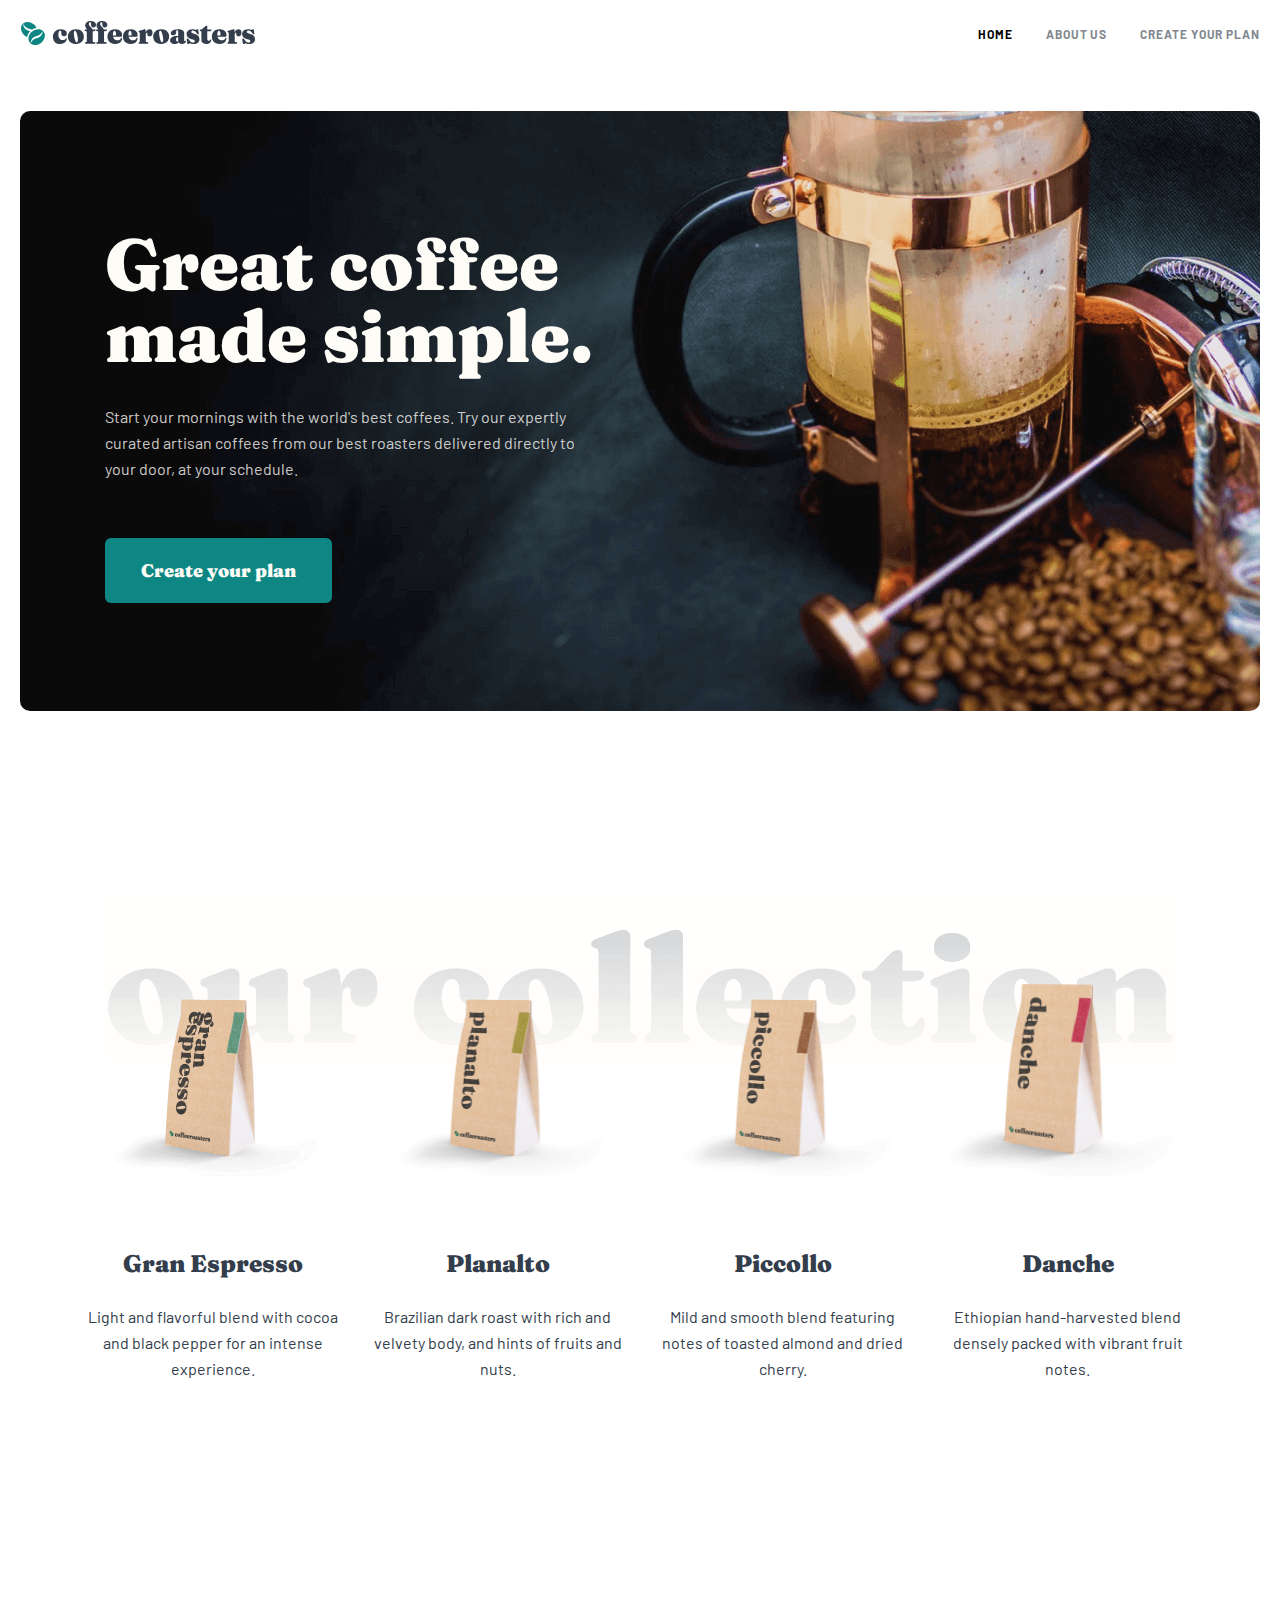
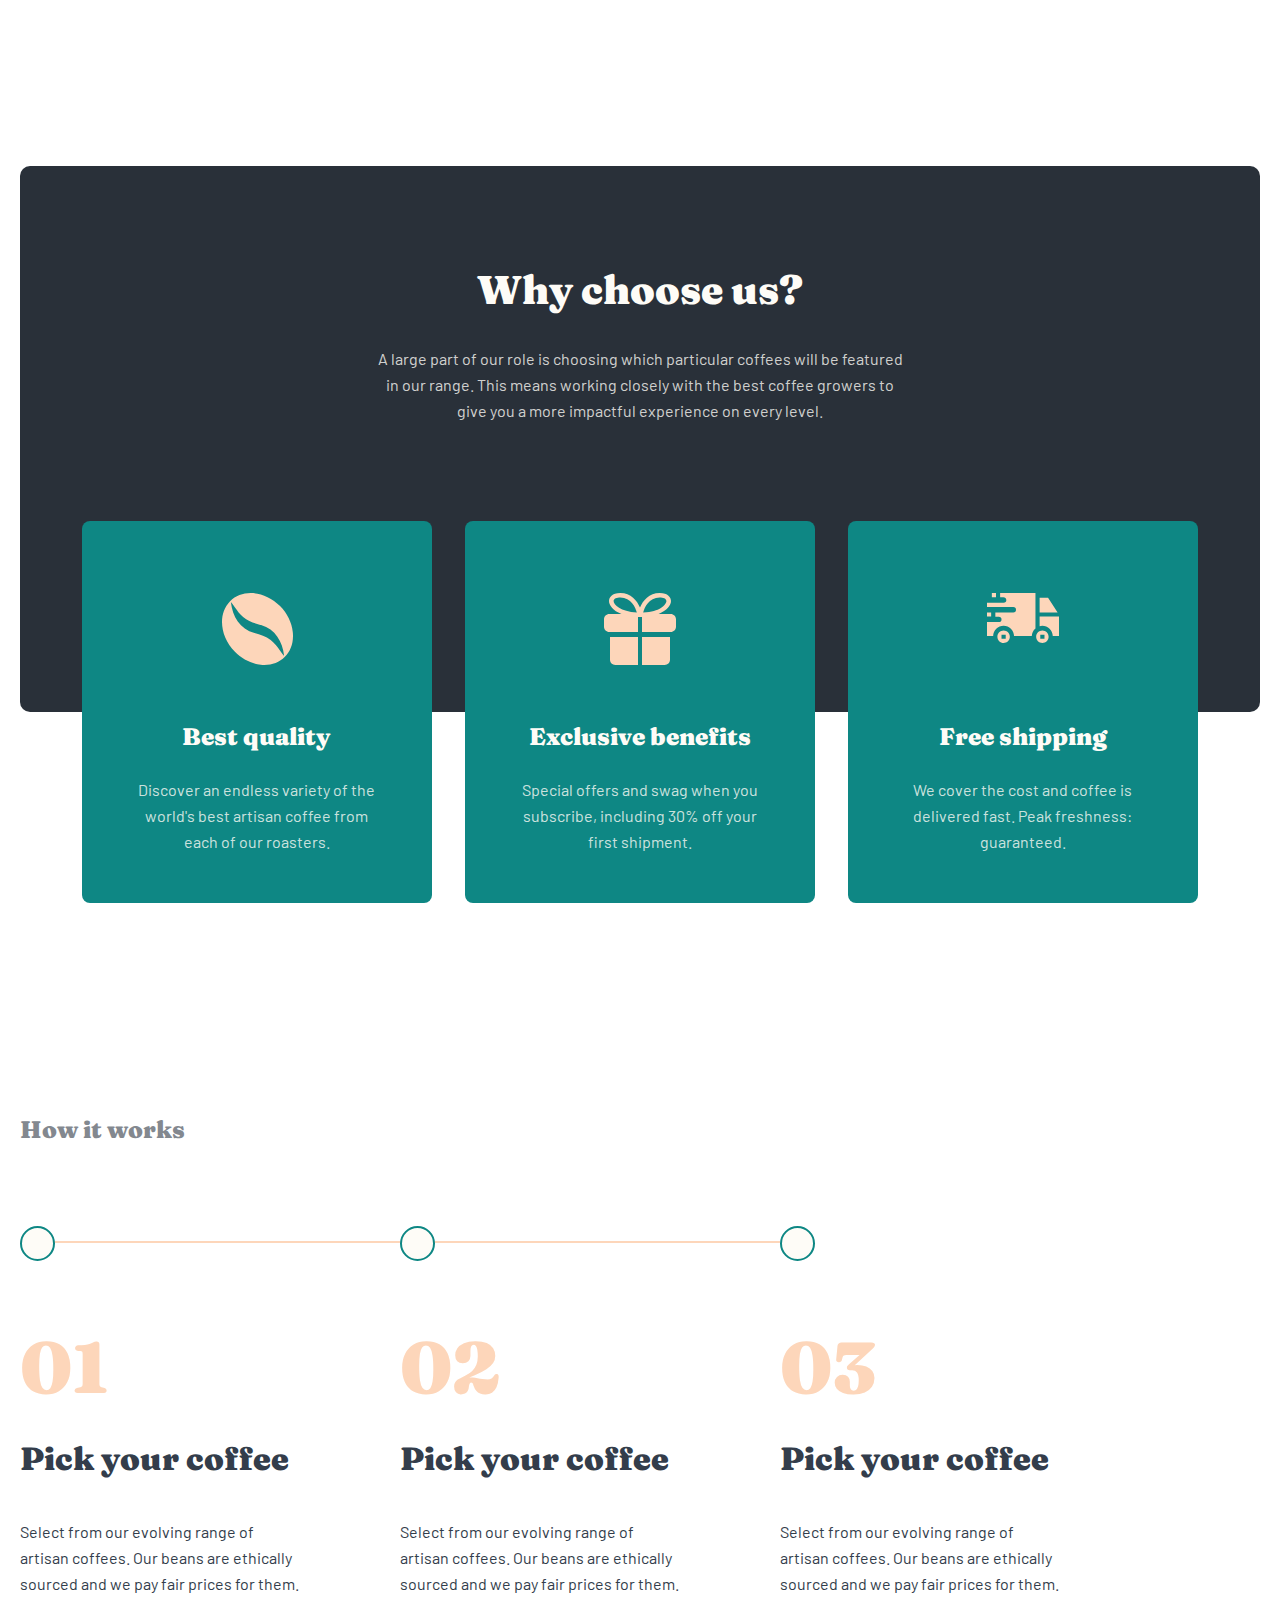
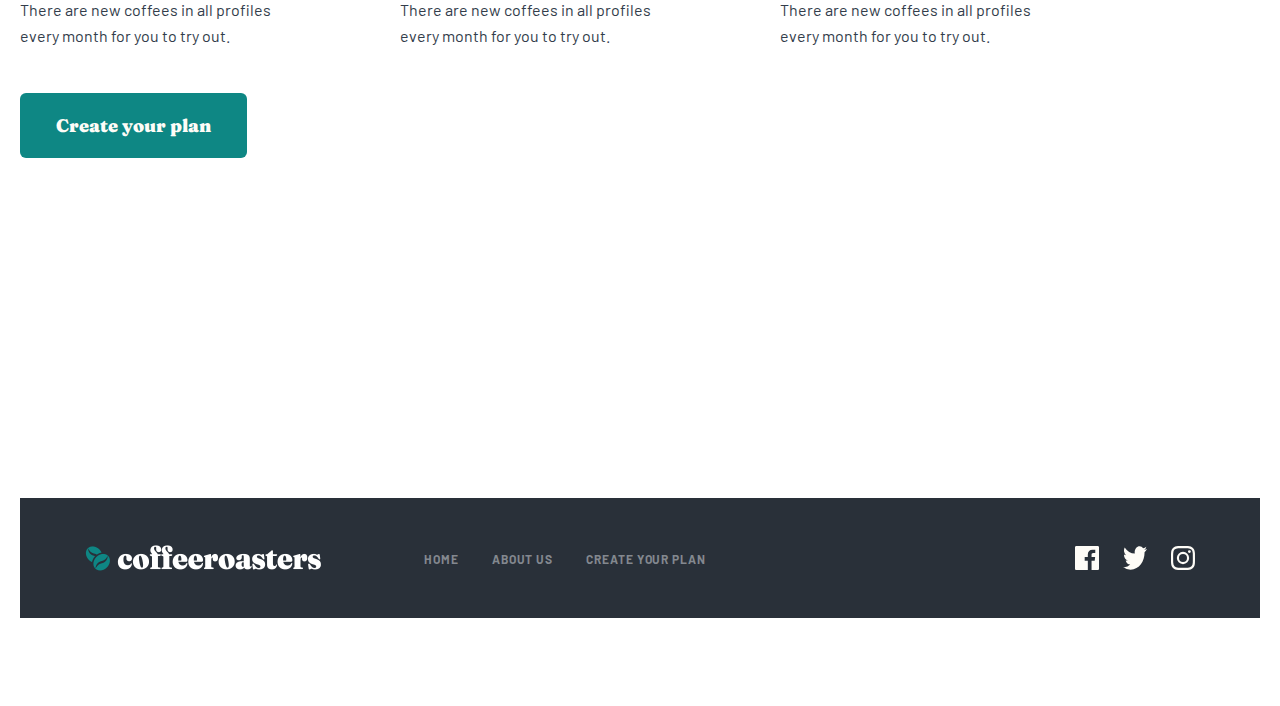
<file: index.html>
<!DOCTYPE html>
<html lang="en">
<head>
    <meta charset="UTF-8">
    <meta http-equiv="X-UA-Compatible" content="IE=edge">
    <meta name="viewport" content="width=device-width, initial-scale=1.0">
    <link rel="stylesheet" href="./css/normalize.css">
    <link rel="stylesheet" href="./css/main.css">
    <title>coffee roasters</title>
</head>
<body>
    <header class="header">
        <div class="container header__container">
            <div class="header__wrapper">
                <a href="./index.html" class="header__link link">
                    <img src="./images/logo.svg" alt="logo" class="header__logo-img" width="236" height="26">
                </a>
                
                <ul class="header__list">
                    <li class="header__item item">
                        <a href="./index.html" class="header__item-link header__item-link--active item-link link">HOME</a>
                    </li>
                    
                    <li class="header__item item">
                        <a href="./index_about_us.html" class="header__item-link item-link link">ABOUT US</a>
                    </li>
                    
                    <li class="header__item item">
                        <a href="third_page.html" class="header__item-link item-link link">Create your plan</a>
                    </li>
                </ul>
            </div>
        </div>
    </header>
    
    <main class="hero">
        <section class="great">
            <div class="container great__container">
                <div class="great_wrapper wrapper">
                    <div class="great__box">
                        <h2 class="great__heading heading">Great coffee made simple.</h2>
                        
                        <p class="great_text text">Start your mornings with the world's best coffees. Try our expertly curated artisan coffees from our best roasters delivered directly to your door, at your schedule.</p>
                        
                        <button class="great__button button">Create your plan</button>
                    </div>
                </div>
            </div>
        </section>
        
        <section class="types">
            <div class="container types__container">
                <div class="types__wrapper wrapper">
                    <ul class="types__list">
                        <li class="types__item">
                           <div class="types__boox">
                             <img src="./images/first.png" alt="expresso" class="types__img" width="255" height="193">
                            
                            <div class="types__words-box">
                                <h2 class="types__heading">Gran Espresso</h2>
                            
                            <p class="types__text text">Light and flavorful blend with cocoa and black pepper for an intense experience.</p>
                            </div>
                           </div>
                        </li>
                        
                        <li class="types__item">
                           <div class="types__boox">
                            <img src="./images/second.png" alt="expresso" class="types__img" width="255" height="193">
                            
                           <div class="types__words-box">
                            <h2 class="types__heading">Planalto</h2>
                            
                            <p class="types__text text">Brazilian dark roast with rich and velvety body, and hints of fruits and nuts.
                            </p>
                           </div>
                           </div>
                        </li>
                        
                        <li class="types__item">
                            <div class="types__boox">
                                <img src="./images/third.png" alt="expresso" class="types__img" width="255" height="193">
                            
                          <div class="types__words-box">
                            <h2 class="types__heading">Piccollo</h2>
                            
                            <p class="types__text barlow">Mild and smooth blend featuring notes of toasted almond and dried cherry.</p>
                            </div>
                          </div>
                        </li>
                        
                        <li class="types__item">
                           <div class="types__boox">
                            <img src="./images/forth.png" alt="expresso" class="types__img" width="255" height="193">
                            
                            <div class="types__words-box">
                                <h2 class="types__heading">Danche</h2>
                            
                            <p class="types__text text">Ethiopian hand-harvested blend densely packed with vibrant fruit notes.</p>
                            </div>
                           </div>
                        </li>
                    </ul>
                </div>
            </div>
        </section>
        
        <section class="why">
            <div class="container why__container">
                <div class="why__wrapper">
                    <h2 class="why__heading">Why choose us?</h2>
                    
                    <p class="why__text barlow">A large part of our role is choosing which particular coffees will be featured in our range. This means working closely with the best coffee growers to give you a more impactful experience on every level.</p>
                    
                    <ul class="why__list">
                        <li class="why__item item">
                            <div class="why__item-inner-box">
                                <h3 class="why__inner-heading">Best quality</h3>
                            
                            <p class="why__inner_text barlow">Discover an endless variety of the world's best artisan coffee from each of our roasters.</p>
                            </div>
                        </li>
                        
                        <li class="why__item why__item2 item">
                            <div class="why__item-inner-box">
                                <h3 class="why__inner-heading">Exclusive benefits</h3>
                            
                            <p class="why__inner_text barlow">Special offers and swag when you subscribe, including 30% off your first shipment.</p>
                            </div>
                        </li>
                        
                        <li class="why__item why__item3 item">
                           <div class="why__item-inner-box">
                            <h3 class="why__inner-heading">Free shipping</h3>
                            
                            <p class="why__inner_text barlow">We cover the cost and coffee is delivered fast. Peak freshness: guaranteed.</p>
                           </div>
                        </li>
                    </ul>
                </div>
            </div>
        </section>
        
        <section class="how">
            <div class="container how__container">
                <div class="how__wrapper">
                    <h2 class="how__heading">How it works</h2>
                    
                    <ul class="how__list">
                        <li class="how__item">
                            <div class="elements">
                                <div class="elements__first"></div>
                            </div>
                            
                            <div class="how__item-box">
                                <h2 class="how__numbers">01</h2>
                                
                                <h3 class="how__inner-heading">Pick your coffee</h3>
                                
                                <p class="how__inner-text barlow">Select from our evolving range of artisan coffees. Our beans are ethically sourced and we pay fair prices for them. There are new coffees in all profiles every month for you to try out.</p>
                            </div>
                        </li>

                        <li class="how__item">
                            <div class="elements">
                                <div class="elements__first"></div>
                            </div>
                            
                            <div class="how__item-box">
                                <h2 class="how__numbers">02</h2>
                                
                                <h3 class="how__inner-heading">Pick your coffee</h3>
                                
                                <p class="how__inner-text barlow">Select from our evolving range of artisan coffees. Our beans are ethically sourced and we pay fair prices for them. There are new coffees in all profiles every month for you to try out.</p>
                            </div>
                        </li>

                        <li class="how__item">
                            <div class="elements">
                                <div class="elements__first"></div>
                            </div>
                            
                            <div class="how__item-box">
                                <h2 class="how__numbers">03</h2>
                                
                                <h3 class="how__inner-heading">Pick your coffee</h3>
                                
                                <p class="how__inner-text barlow">Select from our evolving range of artisan coffees. Our beans are ethically sourced and we pay fair prices for them. There are new coffees in all profiles every month for you to try out.</p>
                            </div>
                        </li>
                    </ul>

                    <button class="great__button button">Create your plan</button>
                </div>
            </div>
        </section>
    </main>

    <footer class="footer">
        <div class="container footer__container">
            <div class="footer_wrapper">
                <img src="./images/footerlogo.png" alt="logo" class="footer__logo" width="236" height="26">

                <ul class="footer__list">
                    <li class="footer__item">
                        <a href="./index.html" class="footer__link item-link link">HOME</a>
                    </li>

                    <li class="footer__item">
                        <a href="./index_about_us.html" class="footer__link item-link link">ABOUT US</a>
                    </li>

                    <li class="footer__item">
                        <a href="third_page.html" class="footer__link item-link link">Create your plan</a>
                    </li>
                </ul>

                <div class="footer__extra-links">
                    <a href="#" class="footer__facebook-link link">
                        <img src="./images/facebook.svg" alt="facebook" class="facebook" width="24" height="24">
                    </a>

                    <a href="#" class="footer__facebook-link link">
                        <img src="./images/twitter.svg" alt="twitter" class="facebook" width="24" height="24">
                    </a>

                    <a href="#" class="footer__facebook-link link">
                        <img src="./images/instagram.svg" alt="instagram" class="facebook" width="24" height="24">
                    </a>
                </div>
            </div>
        </div>
    </footer>
</body>
</html>
</file>
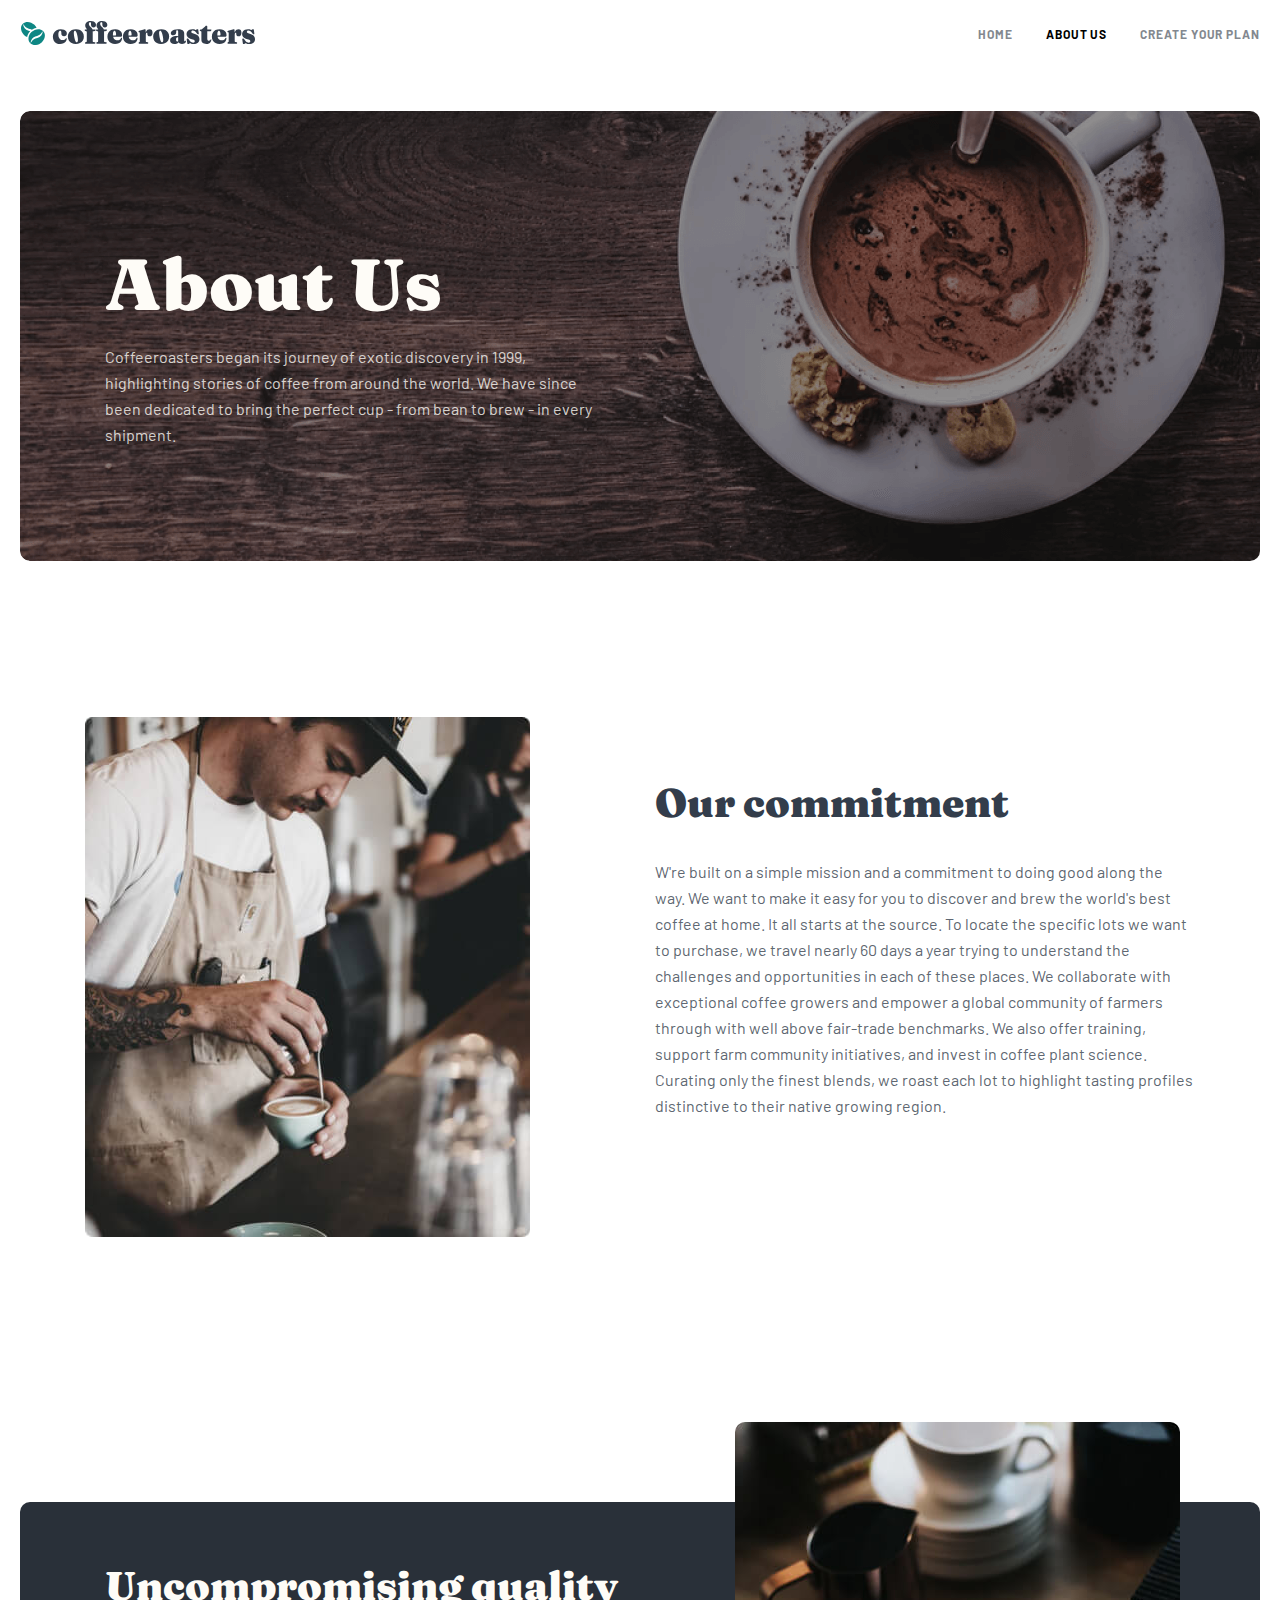
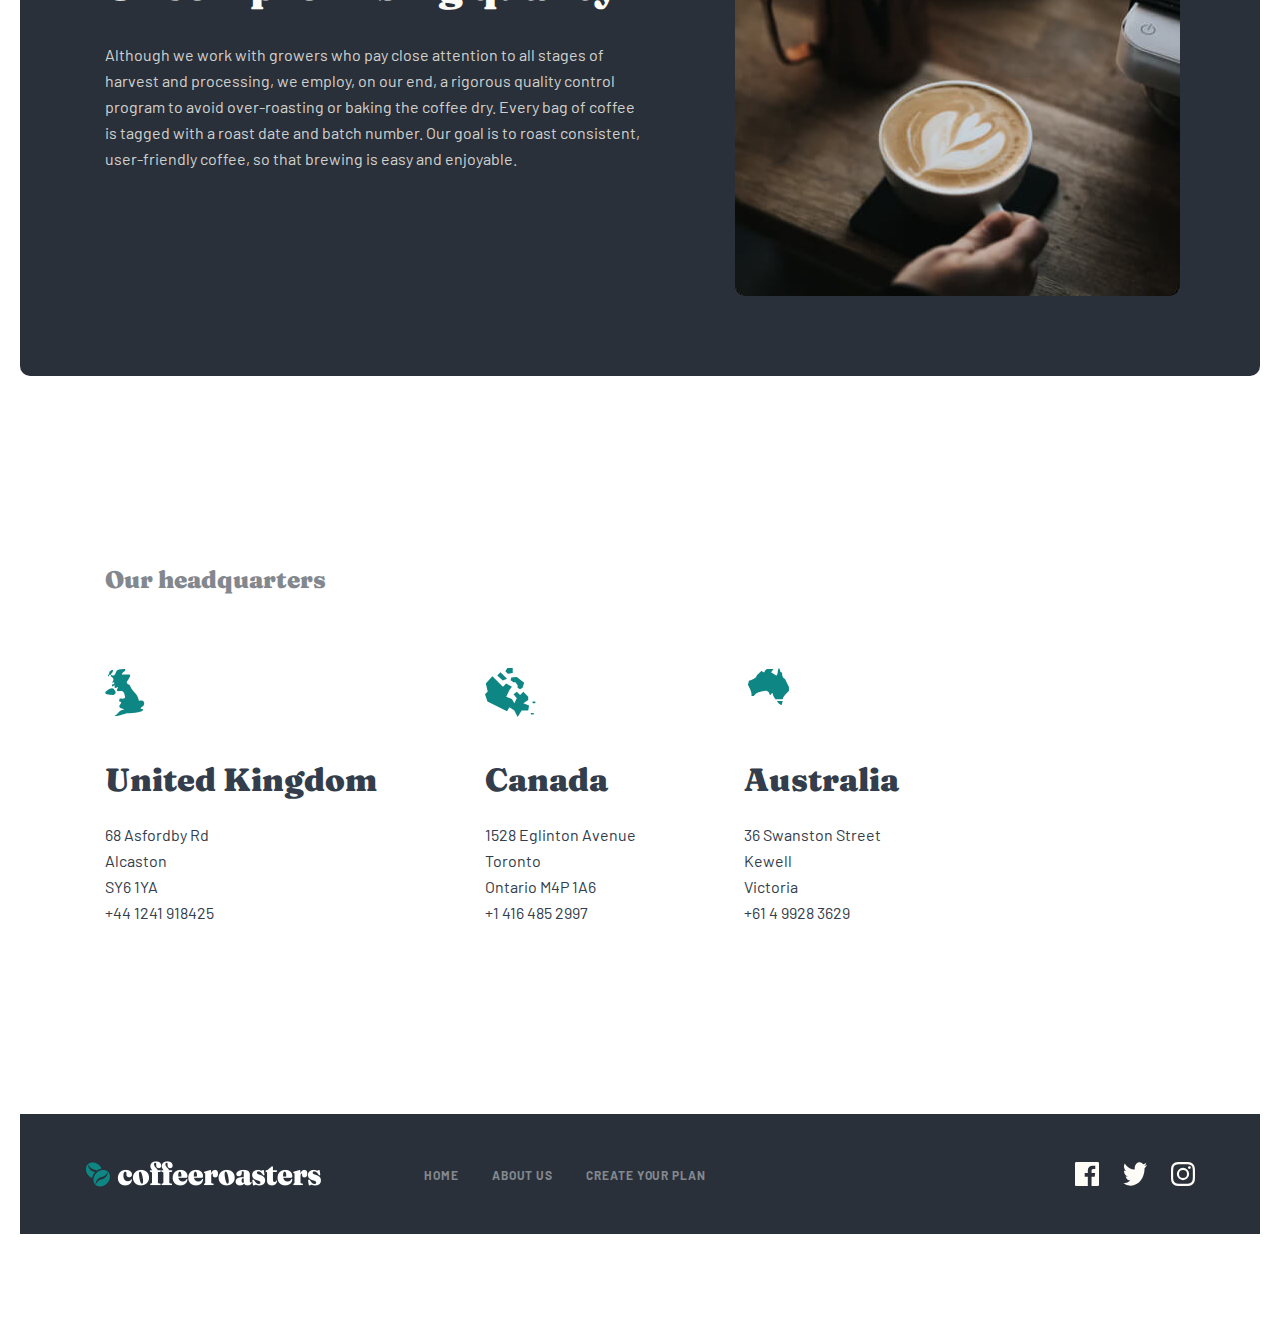
<file: index_about_us.html>
<!DOCTYPE html>
<html lang="en">
<head>
    <meta charset="UTF-8">
    <meta http-equiv="X-UA-Compatible" content="IE=edge">
    <meta name="viewport" content="width=device-width, initial-scale=1.0">
    <link rel="stylesheet" href="./css/normalize.css">
    <link rel="stylesheet" href="./css/main.css">
    <title>coffee roasters</title>
</head>
<body>
    <header class="header">
        <div class="container header__container">
            <div class="header__wrapper">
                <a href="./index.html" class="header__link">
                    <img src="./images/logo.svg" alt="logo" class="header__logo-img" width="236" height="26">
                </a>
                
                <ul class="header__list">
                    <li class="header__item item">
                        <a href="./index.html" class="header__item-link  item-link">HOME</a>
                    </li>
                    
                    <li class="header__item item">
                        <a href="./index_about_us.html" class="header__item-link header__item-link--active item-link">ABOUT US</a>
                    </li>
                    
                    <li class="header__item item">
                        <a href="third_page.html" class="header__item-link item-link">Create your plan</a>
                    </li>
                </ul>
            </div>
        </div>
    </header>
    
    <main class="hero">
        <section class="about">
            <div class="container about__container">
                <div class="about_wrapper wrapper">
                    <div class="about__box">
                        <h2 class="about__heading heading">About Us</h2>
                        
                        <p class="about__text text">Coffeeroasters began its journey of exotic discovery in 1999, highlighting stories of coffee from around the world. We have since been dedicated to bring the perfect cup - from bean to brew - in every shipment.</p>
                    </div>
                </div>
            </div>
        </section>
        
        <section class="our">
            <div class="container our__container">
                <div class="our__wrapper">
                    <img src="./images/coffeemaker.jpg" alt="making coffee" class="our__img" width="445" height="520">
                    
                    <div class="our__text-box">
                        <h2 class="our__heading">Our commitment</h2>
                        
                        <p class="our__text text">W're built on a simple mission and a commitment to doing good along the way. We want to make it easy for you to discover and brew the world's best coffee at home. It all starts at the source. To locate the specific lots we want to purchase, we travel nearly 60 days a year trying to understand the challenges and opportunities in each of these places. We collaborate with exceptional coffee growers and empower a global community of farmers through with well above fair-trade benchmarks. We also offer training, support farm community initiatives, and invest in coffee plant science. Curating only the finest blends, we roast each lot to highlight tasting profiles distinctive to their native growing region.</p>
                    </div>
                </div>
            </div>
        </section>
        
        <section class="quality">
            <div class="container quality__container">
                <div class="quality__wrapper">
                    <div class="quality__text-box">
                        <h2 class="quality__heading">Uncompromising quality</h2>
                        
                        <p class="quality__text text">Although we work with growers who pay close attention to all stages of harvest and processing, we employ, on our end, a rigorous quality control program to avoid over-roasting or baking the coffee dry. Every bag of coffee is tagged with a roast date and batch number. Our goal is to roast consistent, user-friendly coffee, so that brewing is easy and enjoyable.</p>
                    </div>
                    
                    <img src="./images/readycoffee.jpg" alt="made coffee" class="quality__img" width="445" height="474">
                    
                </div>
            </div>
        </section>
        
        <section class="states">
            <div class="container states__container">
                <div class="states__wrapper">
                    <h2 class="states__heading">Our headquarters</h2>
                    
                    <ul class="states__list">
                        <li class="states__item states__item--1">
                            <h3 class="states__inner-heading">United Kingdom</h3>
                            
                            <p class="states__inner-text text">68  Asfordby Rd <br>Alcaston <br> SY6 1YA <br>+44 1241 918425</p>
                        </li>
                        
                        <li class="states__item states__item--2">
                            <h3 class="states__inner-heading">Canada</h3>
                            
                            <p class="states__inner-text text">1528  Eglinton Avenue <br>Toronto <br>Ontario M4P 1A6 <br>
                                +1 416 485 2997</p>
                            </li>
                            
                            <li class="states__item states__item--3">
                                <h3 class="states__inner-heading">Australia</h3>
                                
                                <p class="states__inner-text text">36 Swanston Street <br>Kewell <br>Victoria <br>+61 4 9928 3629</p>
                            </li>
                        </ul>
                    </div>
                </div>
            </section>
        </main>
        
        <footer class="footer">
            <div class="container footer__container">
                <div class="footer_wrapper">
                    <img src="./images/footerlogo.png" alt="logo" class="footer__logo" width="236" height="26">
                    
                    <ul class="footer__list">
                        <li class="footer__item">
                            <a href="./index.html" class="footer__link item-link">HOME</a>
                        </li>
                        
                        <li class="footer__item">
                            <a href="./index_about_us.html" class="footer__link item-link">ABOUT US</a>
                        </li>
                        
                        <li class="footer__item">
                            <a href="third_page.html" class="footer__link item-link">Create your plan</a>
                        </li>
                    </ul>
                    
                    <div class="footer__extra-links">
                        <a href="#" class="footer__facebook-link link">
                            <img src="./images/facebook.svg" alt="facebook" class="facebook" width="24" height="24">
                        </a>
                        
                        <a href="#" class="footer__facebook-link link">
                            <img src="./images/twitter.svg" alt="twitter" class="facebook" width="24" height="24">
                        </a>
                        
                        <a href="#" class="footer__facebook-link link">
                            <img src="./images/instagram.svg" alt="instagram" class="facebook" width="24" height="24">
                        </a>
                    </div>
                </div>
            </div>
        </footer>
    </body>
    </html>
</file>
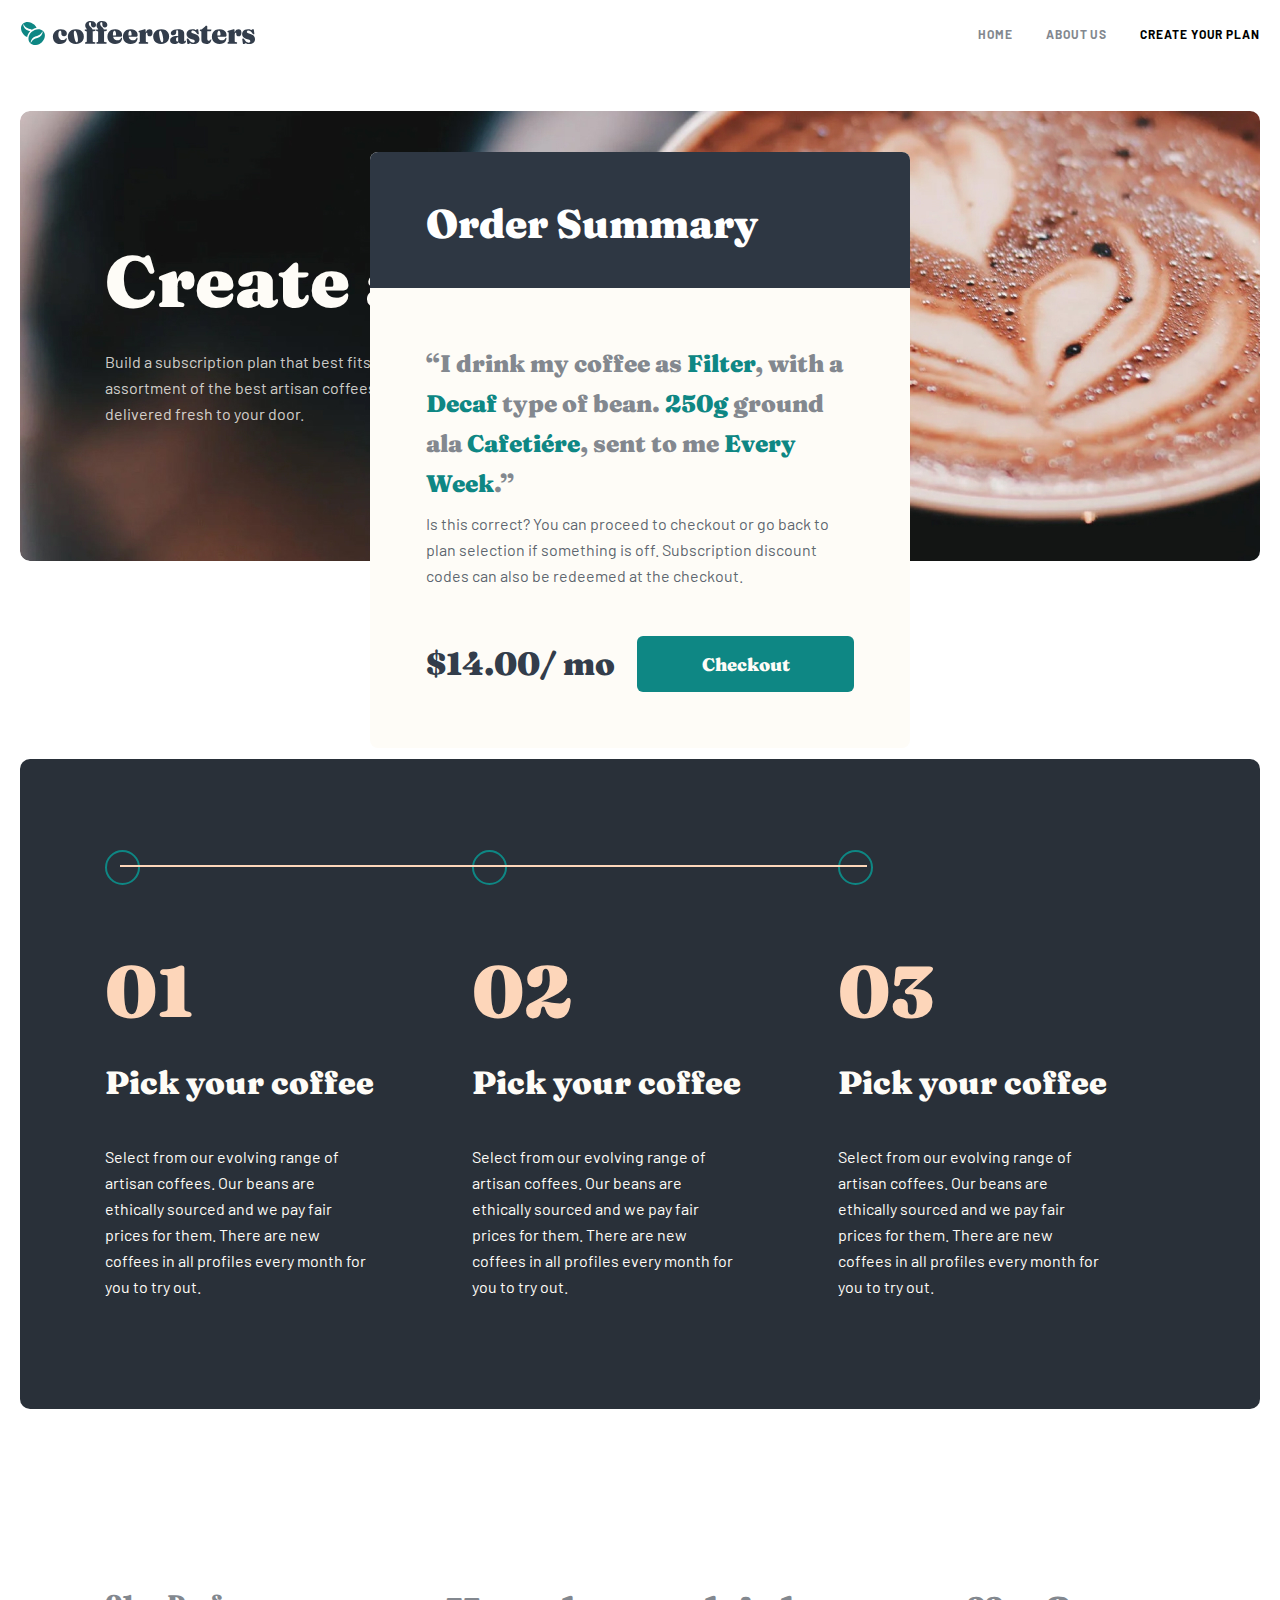
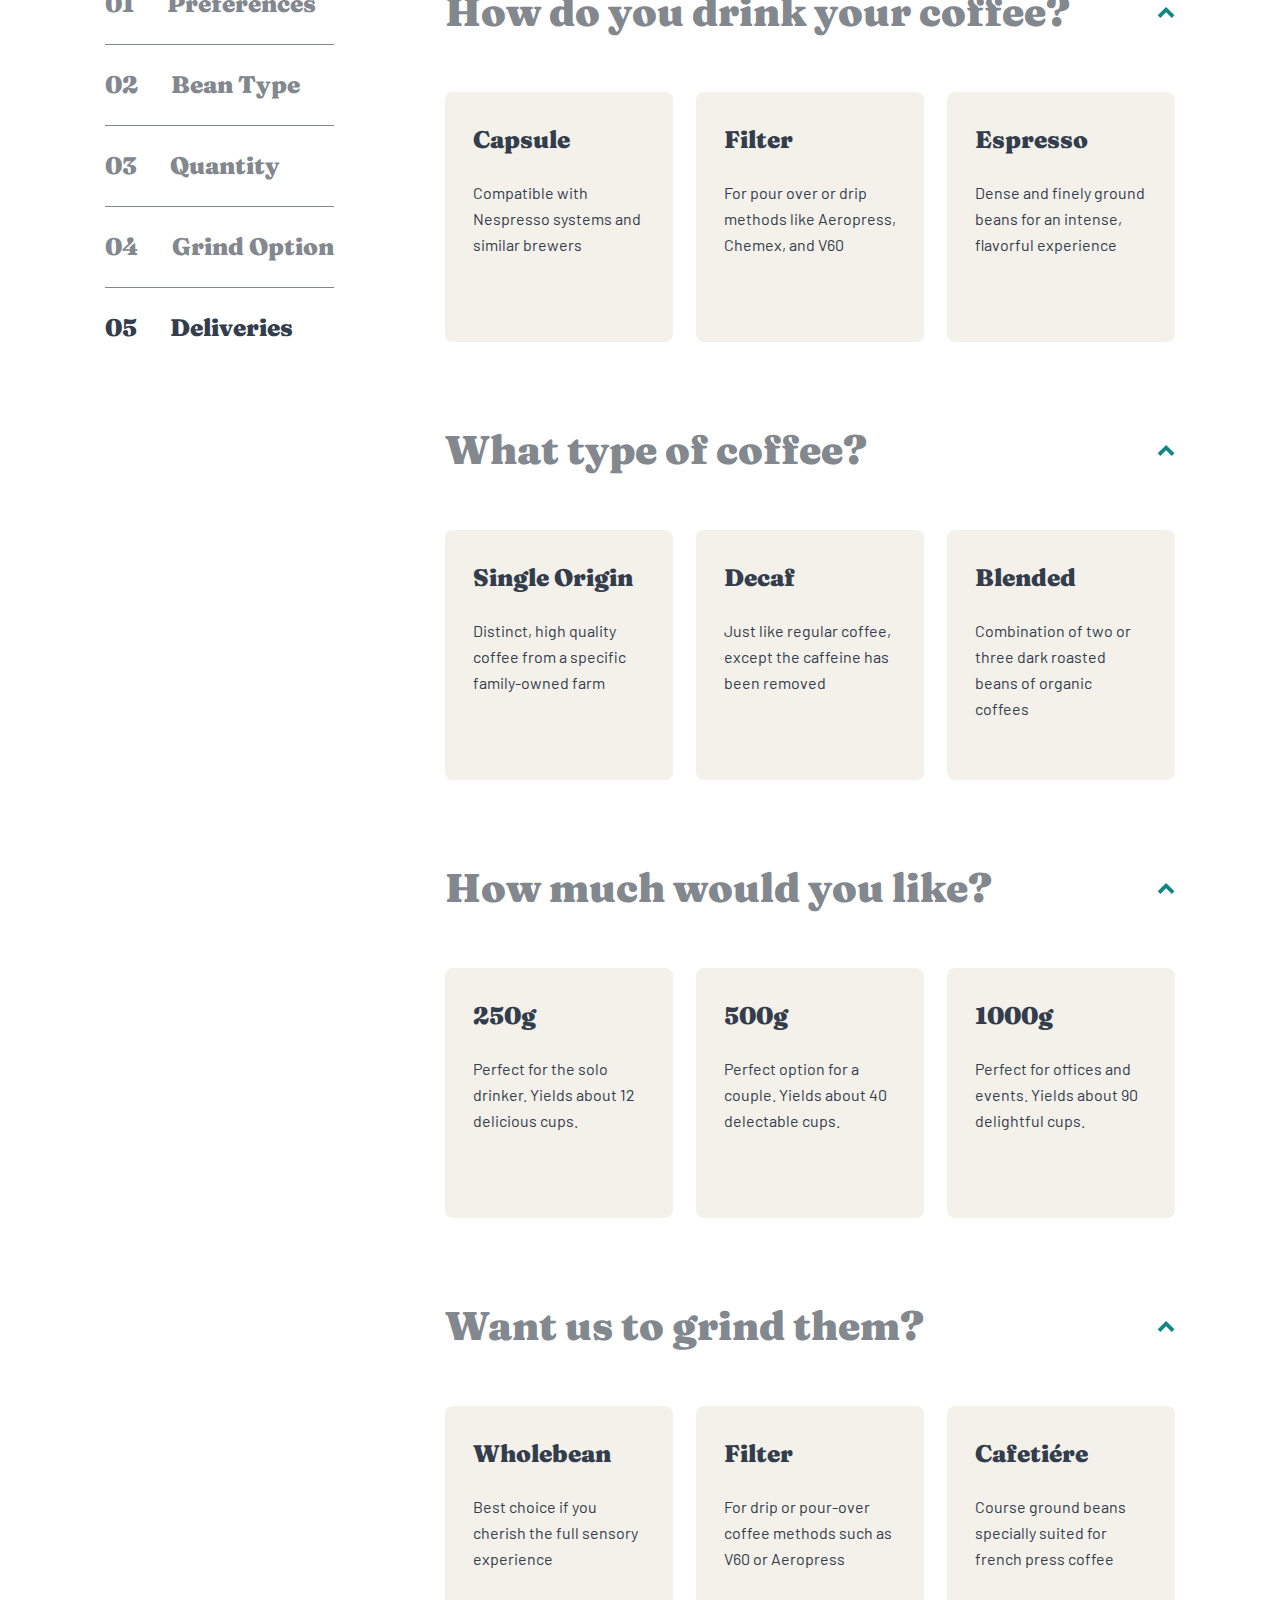
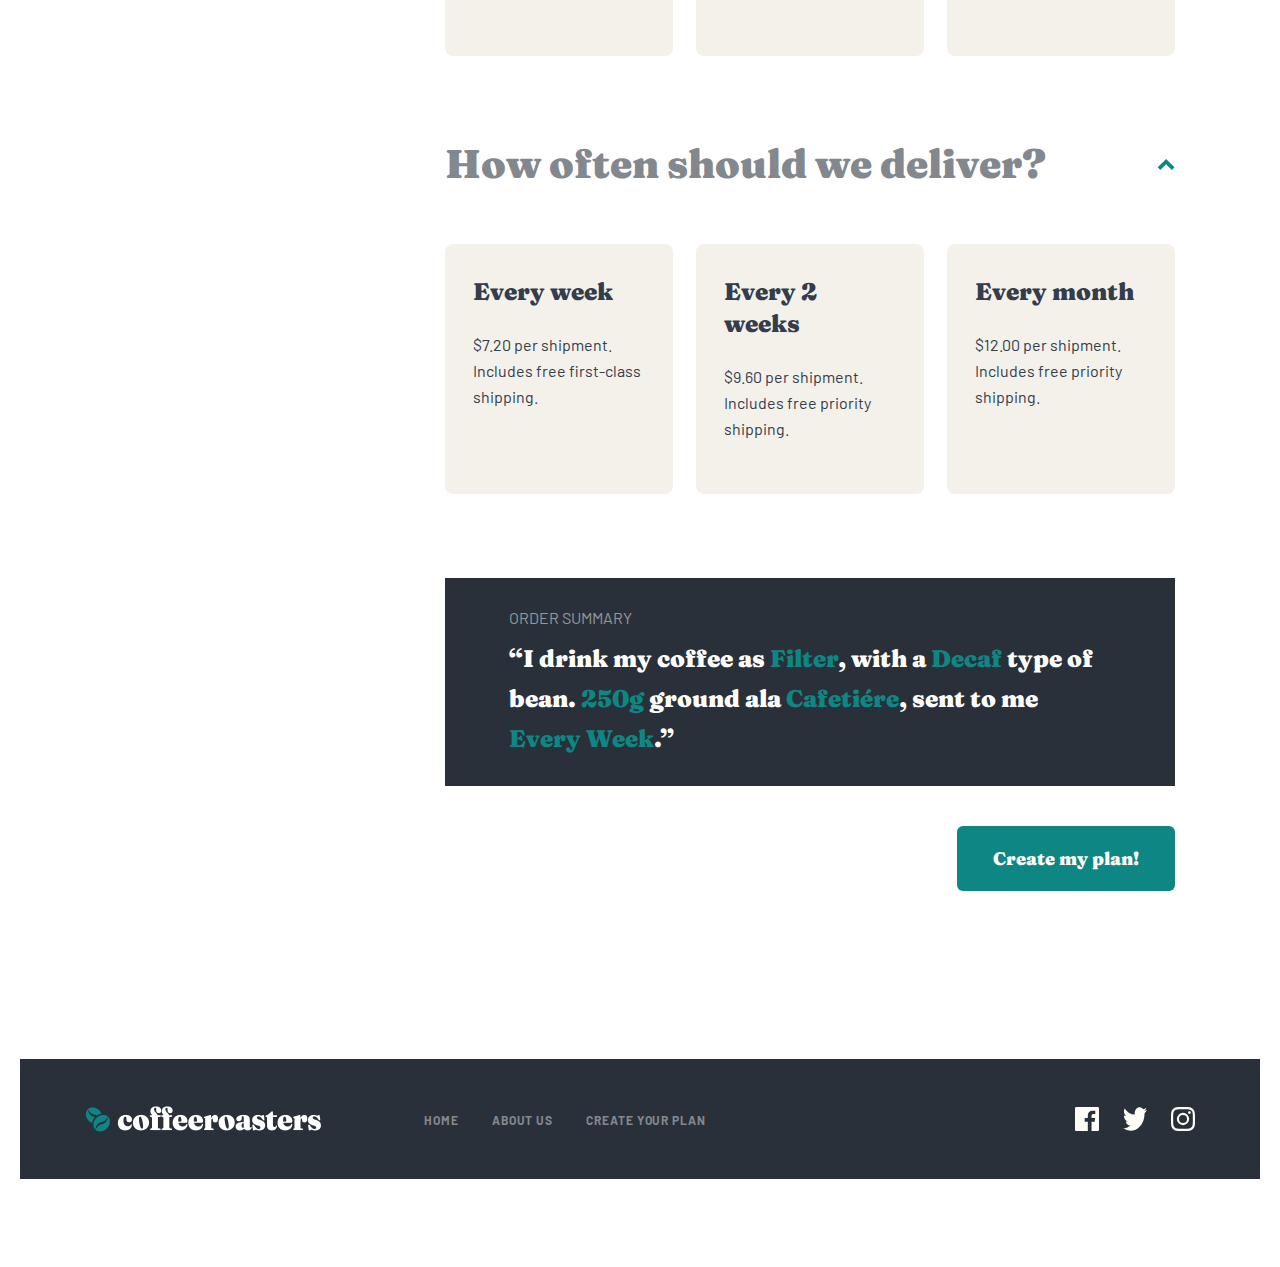
<file: third_page modal.html>
<!DOCTYPE html>
<html lang="en">
<head>
    <meta charset="UTF-8">
    <meta http-equiv="X-UA-Compatible" content="IE=edge">
    <meta name="viewport" content="width=device-width, initial-scale=1.0">
    <link rel="stylesheet" href="./css/normalize.css">
    <link rel="stylesheet" href="./css/main.css">
    <title>Plan</title>
</head>
<body>
    <header class="header">
        <div class="container header__container">
            <div class="header__wrapper">
                <a href="./index.html" class="header__link link">
                    <img src="./images/logo.svg" alt="logo" class="header__logo-img" width="236" height="26">
                </a>
                
                <ul class="header__list">
                    <li class="header__item item">
                        <a href="./index.html" class="header__item-link item-link link">HOME</a>
                    </li>
                    
                    <li class="header__item item">
                        <a href="./index_about_us.html" class="header__item-link item-link link">ABOUT US</a>
                    </li>
                    
                    <li class="header__item item">
                        <a href="./index.html" class="header__item-link header__item-link--active item-link link">Create your plan</a>
                    </li>
                </ul>
            </div>
        </div>
    </header>
    
    <main class="hero">
        <section class="plan">
            <div class="container plan__container">
                <div class="plan_wrapper wrapper">
                    <div class="plan__box">
                        <h2 class="plan__heading heading">Create a plan</h2>
                        
                        <p class="plan__text text">Build a subscription plan that best fits your needs. We offer an assortment of the best artisan coffees from around the globe delivered fresh to your door.</p>
                    </div>
                </div>
            </div>
        </section>
        
        <section class="how2">
            <div class="container how2__container">
                <div class="how2__wrapper">
                    <ul class="how2__list">
                        <li class="how2__item">
                            <div class="elements2">
                                <div class="elements2__first"></div>
                            </div>
                            
                            <div class="how2__item-box">
                                <h2 class="how2__numbers">01</h2>
                                
                                <h3 class="how2__inner-heading">Pick your coffee</h3>
                                
                                <p class="how2__inner-text barlow">Select from our evolving range of artisan coffees. Our beans are ethically sourced and we pay fair prices for them. There are new coffees in all profiles every month for you to try out.</p>
                            </div>
                        </li>
                        
                        <li class="how2__item">
                            <div class="elements2">
                                <div class="elements2__first"></div>
                            </div>
                            
                            <div class="how2__item-box">
                                <h2 class="how2__numbers">02</h2>
                                
                                <h3 class="how2__inner-heading">Pick your coffee</h3>
                                
                                <p class="how2__inner-text barlow">Select from our evolving range of artisan coffees. Our beans are ethically sourced and we pay fair prices for them. There are new coffees in all profiles every month for you to try out.</p>
                            </div>
                        </li>
                        
                        <li class="how2__item">
                            <div class="elements2">
                                <div class="elements2__first"></div>
                            </div>
                            
                            <div class="how2__item-box">
                                <h2 class="how2__numbers">03</h2>
                                
                                <h3 class="how2__inner-heading">Pick your coffee</h3>
                                
                                <p class="how2__inner-text barlow">Select from our evolving range of artisan coffees. Our beans are ethically sourced and we pay fair prices for them. There are new coffees in all profiles every month for you to try out.</p>
                            </div>
                        </li>
                    </ul>
                </div>
            </div>
        </section>
        
        <section class="choosing">
            <div class="container choosing__container">
                <div class="choosing__wrapper">
                    <ul class="choosing__list">
                        <li class="choosing__item">
                            <a href="#" class="choosing__item-link link">
                                <span class="choosing__number">01</span>
                                Preferences
                            </a>
                        </li>
                        
                        <li class="choosing__item">
                            <a href="#" class="choosing__item-link link">
                                <span class="choosing__number">02</span>
                                Bean Type
                            </a>
                        </li>
                        
                        <li class="choosing__item">
                            <a href="#" class="choosing__item-link link">
                                <span class="choosing__number">03</span>
                                Quantity
                            </a>
                        </li>
                        
                        <li class="choosing__item">
                            <a href="#" class="choosing__item-link link">
                                <span class="choosing__number">04</span>
                                Grind Option
                            </a>
                        </li>
                        
                        <li class="choosing__item">
                            <a href="#" class="choosing__item-link choosing__item-link--active link">
                                <span class="choosing__number choosing__number--active">05</span>
                                Deliveries
                            </a>
                        </li>
                    </ul>
                    
                    <form class="choosing__form" action="https://echo.htmlacademy.ru/">
                        <div class="choosing__right">
                            <ul class="choosing__right-list">
                                <li class="choosing__right-item">
                                    <div class="choosing__right-titlebox">
                                        <h2 class="choosing__right-title">How do you drink your coffee?</h2>
                                        
                                        <img src="./images/to-up.svg" alt="icon" class="choosing__to-up" width="18" height="11">
                                    </div>
                                    
                                    <ul class="choosing__checking-list">
                                        <li class="choosing__checking-item">
                                            <label class="choosing__label">
                                                <input class="choosing__input" class="choosing__input" name="How do you drink your coffee?" value="Capsule" type="radio">
                                                
                                                <div class="choosing__label-box">
                                                    <h3 class="choosing__label-title">Capsule</h3>
                                                    
                                                    <p class="choosing__label-text barlow">Compatible with Nespresso systems and similar brewers
                                                    </p>
                                                </div>
                                            </label>
                                            
                                        </li>
                                        
                                        <li class="choosing__checking-item">
                                            <label class="choosing__label">
                                                <input class="choosing__input" name="How do you drink your coffee?" value="Filter" type="radio">
                                                
                                                <div class="choosing__label-box">
                                                    <h3 class="choosing__label-title">Filter</h3>
                                                    
                                                    <p class="choosing__label-text barlow">For pour over or drip methods like Aeropress, Chemex, and V60</p>
                                                </div>
                                            </label>
                                            
                                        </li>
                                        
                                        <li class="choosing__checking-item">
                                            <label class="choosing__label">
                                                <input class="choosing__input" name="How do you drink your coffee?" value="Espresso" type="radio">
                                                
                                                <div class="choosing__label-box">
                                                    <h3 class="choosing__label-title">Espresso</h3>
                                                    
                                                    <p class="choosing__label-text barlow">Dense and finely ground beans for an intense, flavorful experience</p>
                                                </div>
                                            </label>
                                            
                                        </li>
                                    </ul>
                                </li>
                                
                                <li class="choosing__right-item">
                                    <div class="choosing__right-titlebox">
                                        <h2 class="choosing__right-title">What type of coffee?</h2>
                                        
                                        <img src="./images/to-up.svg" alt="icon" class="choosing__to-up" width="18" height="11">
                                    </div>
                                    
                                    <ul class="choosing__checking-list">
                                        <li class="choosing__checking-item">
                                            <label class="choosing__label">
                                                <input class="choosing__input" name="What type of coffee?" value="Single Origin" type="radio">
                                                
                                                <div class="choosing__label-box">
                                                    <h3 class="choosing__label-title">Single Origin</h3>
                                                    
                                                    <p class="choosing__label-text barlow">Distinct, high quality coffee from a specific family-owned farm</p>
                                                </div>
                                            </label>
                                            
                                        </li>
                                        
                                        <li class="choosing__checking-item">
                                            <label class="choosing__label">
                                                <input class="choosing__input" name="What type of coffee?" value="Decaf" type="radio">
                                                
                                                <div class="choosing__label-box">
                                                    <h3 class="choosing__label-title">Decaf</h3>
                                                    
                                                    <p class="choosing__label-text barlow">Just like regular coffee, except the caffeine has been removed</p>
                                                </div>
                                            </label>
                                            
                                        </li>
                                        
                                        <li class="choosing__checking-item">
                                            <label class="choosing__label">
                                                <input class="choosing__input" name="What type of coffee?" value="Blended" type="radio">
                                                
                                                <div class="choosing__label-box">
                                                    <h3 class="choosing__label-title">Blended</h3>
                                                    
                                                    <p class="choosing__label-text barlow">Combination of two or three dark roasted beans of organic coffees</p>
                                                </div>
                                            </label>
                                            
                                        </li>
                                    </ul>
                                </li>
                                
                                <li class="choosing__right-item">
                                    <div class="choosing__right-titlebox">
                                        <h2 class="choosing__right-title">How much would you like?</h2>
                                        
                                        <img src="./images/to-up.svg" alt="icon" class="choosing__to-up" width="18" height="11">
                                    </div>
                                    
                                    <ul class="choosing__checking-list">
                                        <li class="choosing__checking-item">
                                            <label class="choosing__label">
                                                <input class="choosing__input" name="How much would you like?" value="250g" type="radio">
                                                
                                                <div class="choosing__label-box">
                                                    <h3 class="choosing__label-title">250g</h3>
                                                    
                                                    <p class="choosing__label-text barlow">Perfect for the solo drinker. Yields about 12 delicious cups.</p>
                                                </div>
                                            </label>
                                            
                                        </li>
                                        
                                        <li class="choosing__checking-item">
                                            <label class="choosing__label">
                                                <input class="choosing__input" name="How much would you like?" value="500g" type="radio">
                                                
                                                <div class="choosing__label-box">
                                                    <h3 class="choosing__label-title">500g</h3>
                                                    
                                                    <p class="choosing__label-text barlow">Perfect option for a couple. Yields about 40 delectable cups.</p>
                                                </div>
                                            </label>
                                            
                                        </li>
                                        
                                        <li class="choosing__checking-item">
                                            <label class="choosing__label">
                                                <input class="choosing__input" name="How much would you like?" value="1000g" type="radio">
                                                
                                                <div class="choosing__label-box">
                                                    <h3 class="choosing__label-title">1000g</h3>
                                                    
                                                    <p class="choosing__label-text barlow">Perfect for offices and events. Yields about 90 delightful cups.</p>
                                                </div>
                                            </label>
                                            
                                        </li>
                                    </ul>
                                </li>
                                
                                <li class="choosing__right-item">
                                    <div class="choosing__right-titlebox">
                                        <h2 class="choosing__right-title">Want us to grind them?</h2>
                                        
                                        <img src="./images/to-up.svg" alt="icon" class="choosing__to-up" width="18" height="11">
                                    </div>
                                    
                                    <ul class="choosing__checking-list">
                                        <li class="choosing__checking-item">
                                            <label class="choosing__label">
                                                <input class="choosing__input" name="Want us to grind them?" value="Wholebean" type="radio">
                                                
                                                <div class="choosing__label-box">
                                                    <h3 class="choosing__label-title">Wholebean</h3>
                                                    
                                                    <p class="choosing__label-text barlow">Best choice if you cherish the full sensory experience</p>
                                                </div>
                                            </label>
                                            
                                        </li>
                                        
                                        <li class="choosing__checking-item">
                                            <label class="choosing__label">
                                                <input class="choosing__input" name="Want us to grind them?" value="Filter" type="radio">
                                                
                                                <div class="choosing__label-box">
                                                    <h3 class="choosing__label-title">Filter</h3>
                                                    
                                                    <p class="choosing__label-text barlow">For drip or pour-over coffee methods such as V60 or Aeropress</p>
                                                </div>
                                            </label>
                                            
                                        </li>
                                        
                                        <li class="choosing__checking-item">
                                            <label class="choosing__label">
                                                <input class="choosing__input" name="Want us to grind them?" value="Cafetiére" type="radio">
                                                
                                                <div class="choosing__label-box">
                                                    <h3 class="choosing__label-title">Cafetiére</h3>
                                                    
                                                    <p class="choosing__label-text barlow">Course ground beans specially suited for french press coffee</p>
                                                </div>
                                            </label>
                                            
                                        </li>
                                    </ul>
                                </li>
                                
                                <li class="choosing__right-item">
                                    <div class="choosing__right-titlebox">
                                        <h2 class="choosing__right-title">How often should we deliver?</h2>
                                        
                                        <img src="./images/to-up.svg" alt="icon" class="choosing__to-up" width="18" height="11">
                                    </div>
                                    
                                    <ul class="choosing__checking-list">
                                        <li class="choosing__checking-item">
                                            <label class="choosing__label">
                                                <input class="choosing__input" name="How often should we deliver?" value="Every week" type="radio">
                                                
                                                <div class="choosing__label-box">
                                                    <h3 class="choosing__label-title">Every week</h3>
                                                    
                                                    <p class="choosing__label-text barlow">$7.20 per shipment. Includes free first-class shipping.</p>
                                                </div>
                                            </label>
                                            
                                        </li>
                                        
                                        <li class="choosing__checking-item">
                                            <label class="choosing__label">
                                                <input class="choosing__input" name="How often should we deliver?" value="Every 2 weeks" type="radio">
                                                
                                                <div class="choosing__label-box">
                                                    <h3 class="choosing__label-title">Every 2 weeks</h3>
                                                    
                                                    <p class="choosing__label-text barlow">$9.60 per shipment. Includes free priority shipping.</p>
                                                </div>
                                            </label>
                                            
                                        </li>
                                        
                                        <li class="choosing__checking-item">
                                            <label class="choosing__label">
                                                <input class="choosing__input" name="How often should we deliver?" value="Every month" type="radio">
                                                
                                                <div class="choosing__label-box">
                                                    <h3 class="choosing__label-title">Every month</h3>
                                                    
                                                    <p class="choosing__label-text barlow">$12.00 per shipment. Includes free priority shipping.</p>
                                                </div>
                                            </label>
                                            
                                        </li>
                                    </ul>
                                </li>
                            </ul>
                            
                            <div class="choosing__bottom-wrapper">
                                <div class="choosing__right-bottom-box">
                                    <h4 class="choosing__rbb-heading barlow">Order Summary</h4>
                                    
                                    <p class="choosing__rbb-text">“I drink my coffee as <span class="various">Filter</span>, with a <span class="various">Decaf</span> type of bean. <span class="various">250g</span> ground ala <span class="various">Cafetiére</span>, sent to me <span class="various">Every Week</span>.”</p>
                                </div>
                                
                                <button type="submit"  class="choosing__button button">Create my plan!</button>
                            </div>
                        </div>
                    </form>
                </div>
            </div>
        </section>
        
    
    </main>
    
    <footer class="footer">
        <div class="container footer__container">
            <div class="footer_wrapper">
                <img src="./images/footerlogo.png" alt="logo" class="footer__logo" width="236" height="26">
                
                <ul class="footer__list">
                    <li class="footer__item">
                        <a href="./index.html" class="footer__link item-link link">HOME</a>
                    </li>
                    
                    <li class="footer__item">
                        <a href="./index_about_us.html" class="footer__link item-link link">ABOUT US</a>
                    </li>
                    
                    <li class="footer__item">
                        <a href="./index.html" class="footer__link item-link link">Create your plan</a>
                    </li>
                </ul>
                
                <div class="footer__extra-links">
                    <a href="#" class="footer__facebook-link link">
                        <img src="./images/facebook.svg" alt="facebook" class="facebook" width="24" height="24">
                    </a>
                    
                    <a href="#" class="footer__facebook-link link">
                        <img src="./images/twitter.svg" alt="twitter" class="facebook" width="24" height="24">
                    </a>
                    
                    <a href="#" class="footer__facebook-link link">
                        <img src="./images/instagram.svg" alt="instagram" class="facebook" width="24" height="24">
                    </a>
                </div>
            </div>
        </div>
    </footer>
    
    <div class="modal">
       
        <div class="modal__wrapper">
            <h2 class="modal__title">Order Summary</h2>
            
           <div class="modal__bottom-box">
            <p class="modal__text-content">“I drink my coffee as <span class="modal__various">Filter</span>, with a <span class="modal__various">Decaf</span> type of bean. <span class="modal__various">250g</span> ground ala <span class="modal__various">Cafetiére</span>, sent to me <span class="modal__various">Every Week</span>.”</p>
            
            <p class="modal__text-question">Is this correct? You can proceed to checkout or go back to plan selection if something is off. Subscription discount codes can also be redeemed at the checkout.</p>
            
            <div class="modal__btn-box">
                <p class="modal__btn-text">$14.00/ mo</p>
                
                <button class="modal__button button">Checkout</button>
           </div>
            </div>
        </div>
       
    </div>
</body>
</html>
</file>
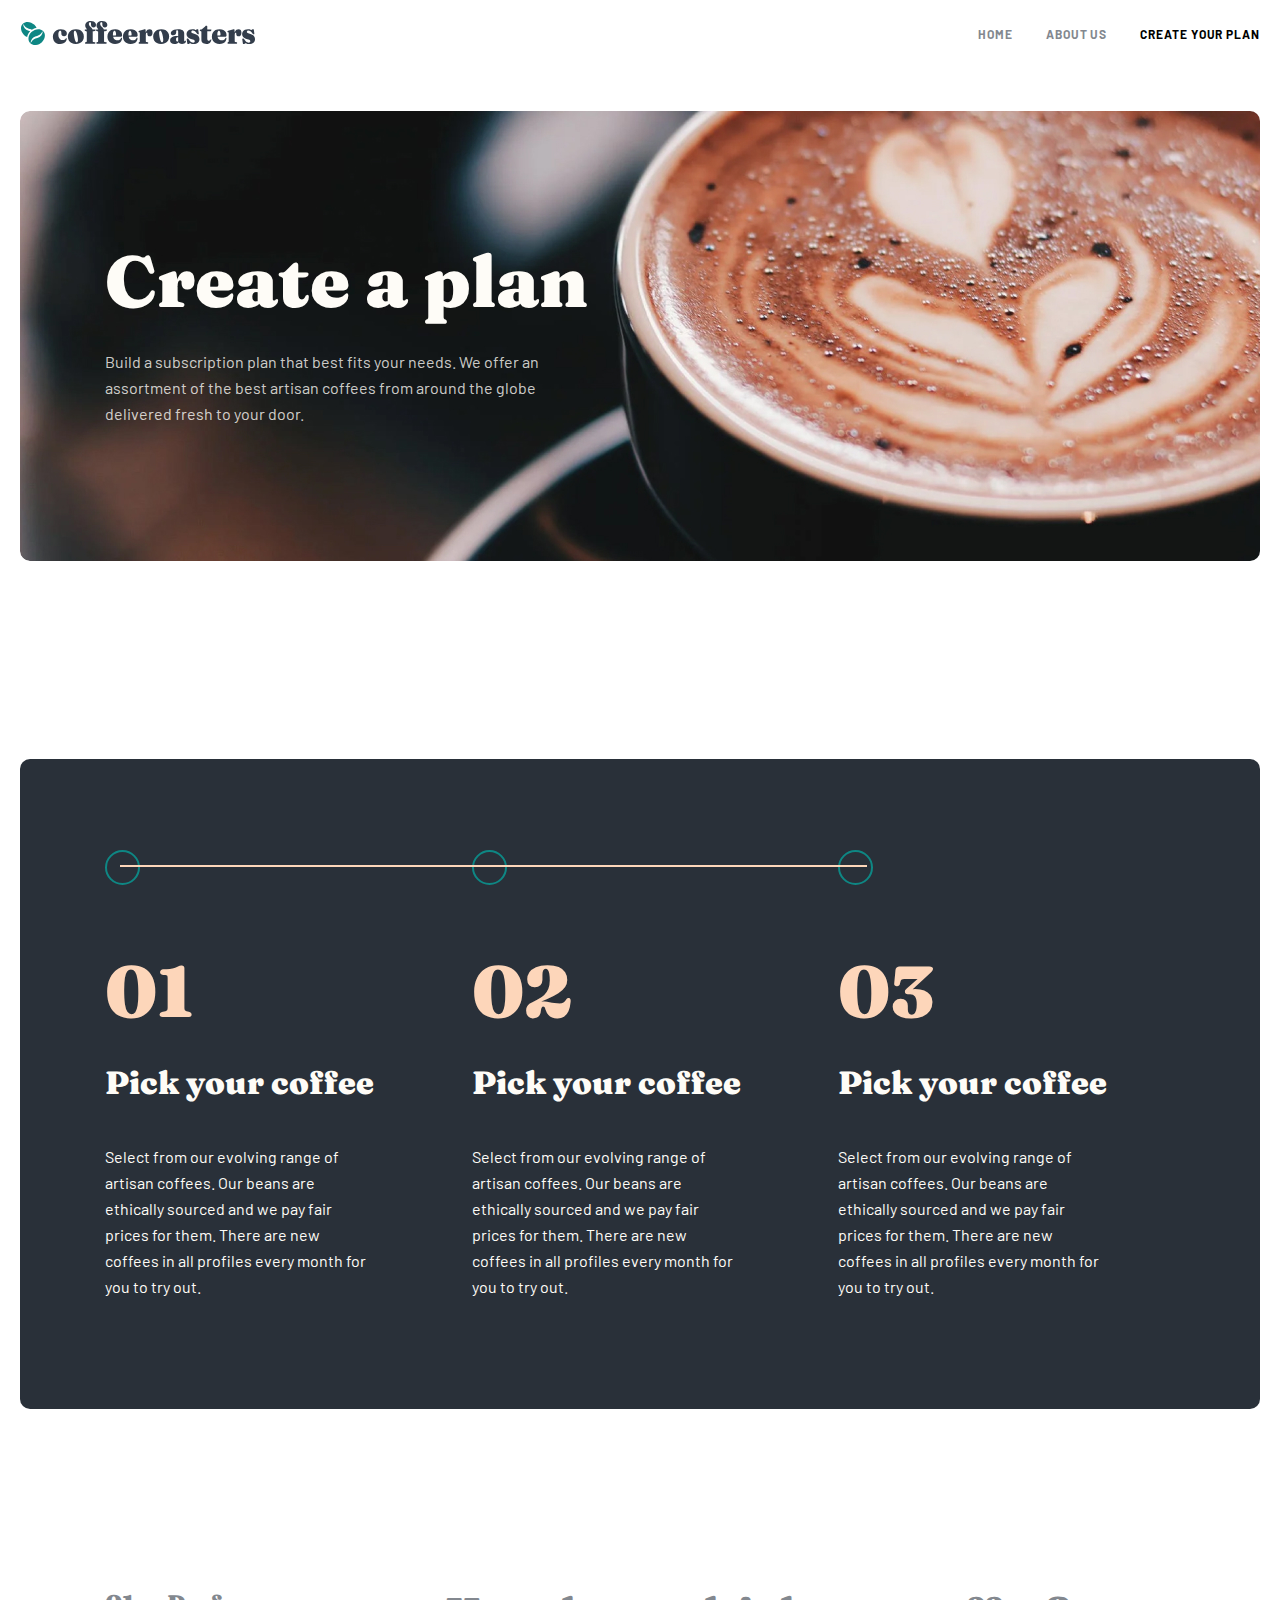
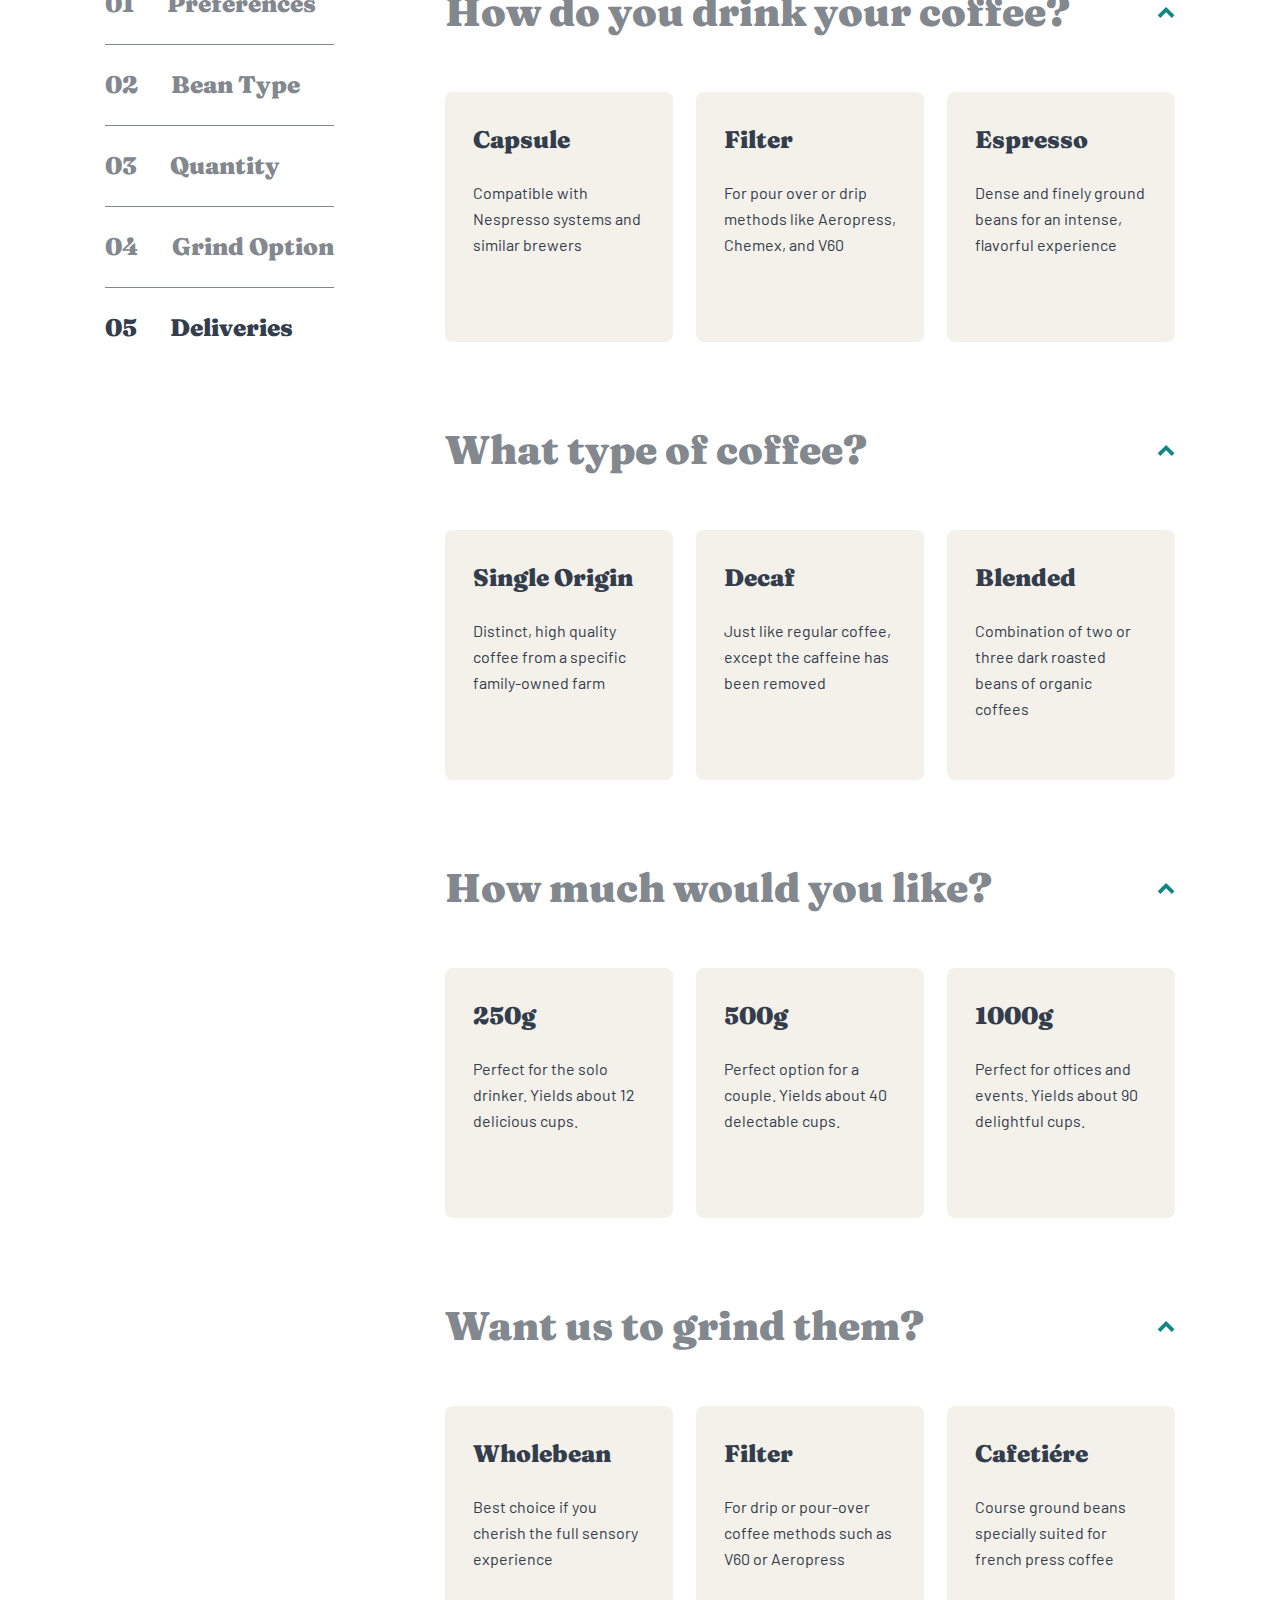
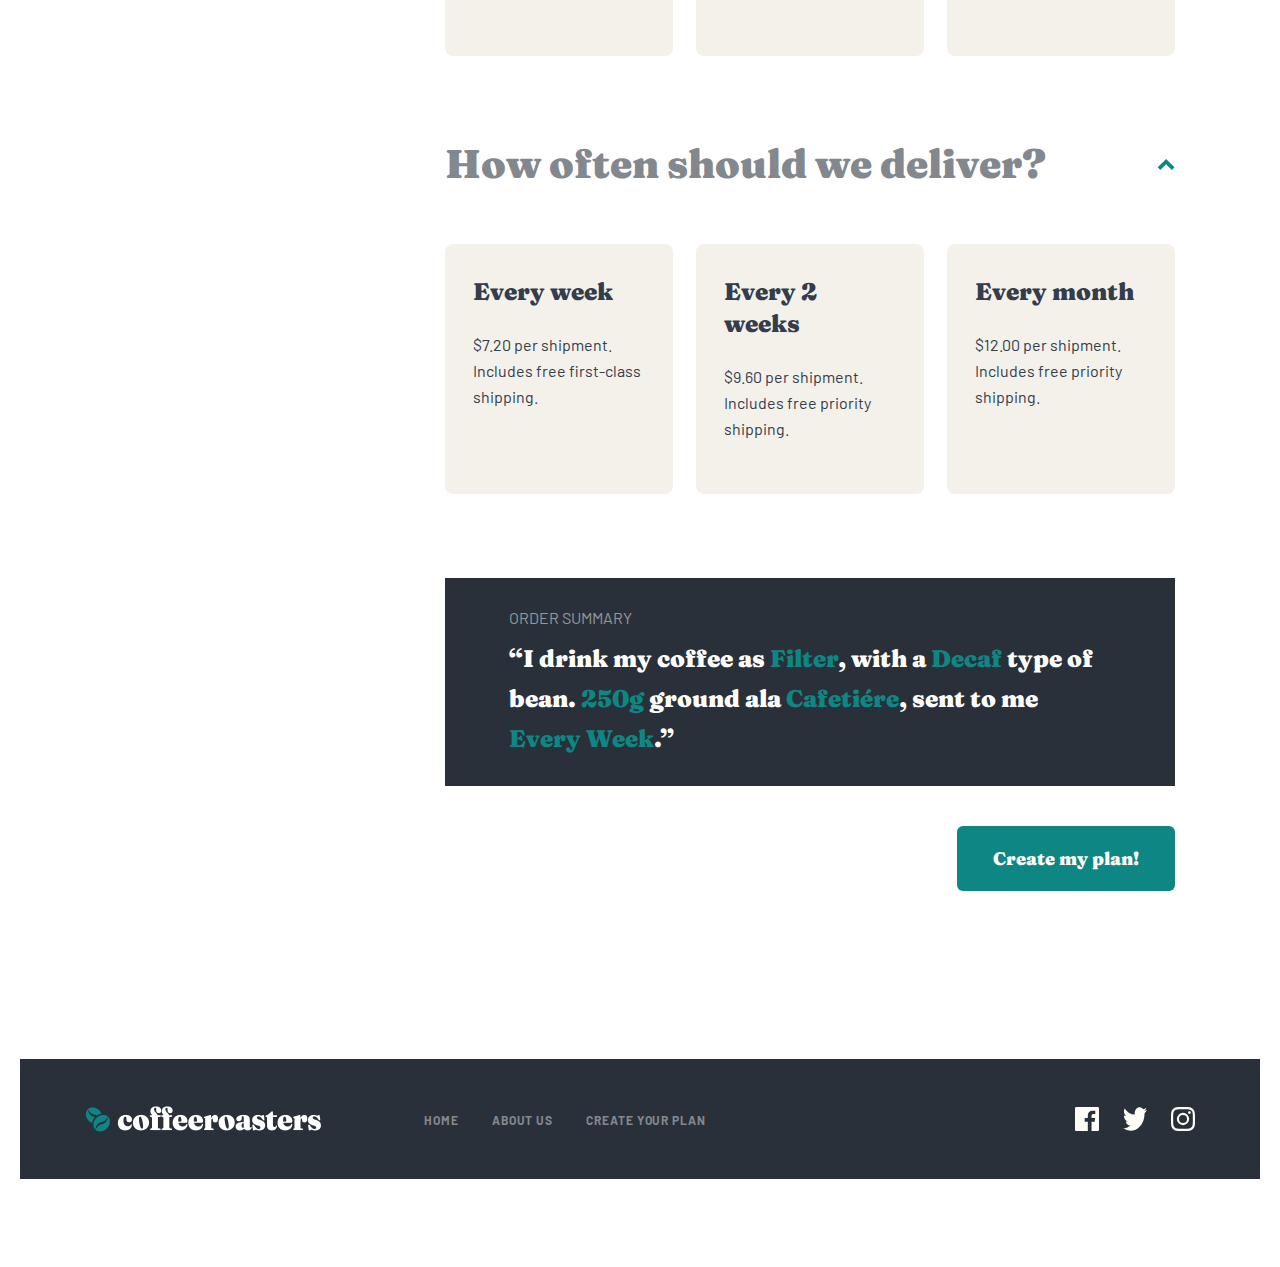
<file: third_page.html>
<!DOCTYPE html>
<html lang="en">
<head>
    <meta charset="UTF-8">
    <meta http-equiv="X-UA-Compatible" content="IE=edge">
    <meta name="viewport" content="width=device-width, initial-scale=1.0">
    <link rel="stylesheet" href="./css/normalize.css">
    <link rel="stylesheet" href="./css/main.css">
    <title>Plan</title>
</head>
<body>
    <header class="header">
        <div class="container header__container">
            <div class="header__wrapper">
                <a href="./index.html" class="header__link link">
                    <img src="./images/logo.svg" alt="logo" class="header__logo-img" width="236" height="26">
                </a>
                
                <ul class="header__list">
                    <li class="header__item item">
                        <a href="./index.html" class="header__item-link item-link link">HOME</a>
                    </li>
                    
                    <li class="header__item item">
                        <a href="./index_about_us.html" class="header__item-link item-link link">ABOUT US</a>
                    </li>
                    
                    <li class="header__item item">
                        <a href="./index.html" class="header__item-link header__item-link--active item-link link">Create your plan</a>
                    </li>
                </ul>
            </div>
        </div>
    </header>
    
    <main class="hero">
        <section class="plan">
            <div class="container plan__container">
                <div class="plan_wrapper wrapper">
                    <div class="plan__box">
                        <h2 class="plan__heading heading">Create a plan</h2>
                        
                        <p class="plan__text text">Build a subscription plan that best fits your needs. We offer an assortment of the best artisan coffees from around the globe delivered fresh to your door.</p>
                    </div>
                </div>
            </div>
        </section>
        
        <section class="how2">
            <div class="container how2__container">
                <div class="how2__wrapper">
                    <ul class="how2__list">
                        <li class="how2__item">
                            <div class="elements2">
                                <div class="elements2__first"></div>
                            </div>
                            
                            <div class="how2__item-box">
                                <h2 class="how2__numbers">01</h2>
                                
                                <h3 class="how2__inner-heading">Pick your coffee</h3>
                                
                                <p class="how2__inner-text barlow">Select from our evolving range of artisan coffees. Our beans are ethically sourced and we pay fair prices for them. There are new coffees in all profiles every month for you to try out.</p>
                            </div>
                        </li>
                        
                        <li class="how2__item">
                            <div class="elements2">
                                <div class="elements2__first"></div>
                            </div>
                            
                            <div class="how2__item-box">
                                <h2 class="how2__numbers">02</h2>
                                
                                <h3 class="how2__inner-heading">Pick your coffee</h3>
                                
                                <p class="how2__inner-text barlow">Select from our evolving range of artisan coffees. Our beans are ethically sourced and we pay fair prices for them. There are new coffees in all profiles every month for you to try out.</p>
                            </div>
                        </li>
                        
                        <li class="how2__item">
                            <div class="elements2">
                                <div class="elements2__first"></div>
                            </div>
                            
                            <div class="how2__item-box">
                                <h2 class="how2__numbers">03</h2>
                                
                                <h3 class="how2__inner-heading">Pick your coffee</h3>
                                
                                <p class="how2__inner-text barlow">Select from our evolving range of artisan coffees. Our beans are ethically sourced and we pay fair prices for them. There are new coffees in all profiles every month for you to try out.</p>
                            </div>
                        </li>
                    </ul>
                </div>
            </div>
        </section>
        
        <section class="choosing">
            <div class="container choosing__container">
                <div class="choosing__wrapper">
                    <ul class="choosing__list">
                        <li class="choosing__item">
                            <a href="#" class="choosing__item-link link">
                                <span class="choosing__number">01</span>
                                Preferences
                            </a>
                        </li>
                        
                        <li class="choosing__item">
                            <a href="#" class="choosing__item-link link">
                                <span class="choosing__number">02</span>
                                Bean Type
                            </a>
                        </li>
                        
                        <li class="choosing__item">
                            <a href="#" class="choosing__item-link link">
                                <span class="choosing__number">03</span>
                                Quantity
                            </a>
                        </li>
                        
                        <li class="choosing__item">
                            <a href="#" class="choosing__item-link link">
                                <span class="choosing__number">04</span>
                                Grind Option
                            </a>
                        </li>
                        
                        <li class="choosing__item">
                            <a href="#" class="choosing__item-link choosing__item-link--active link">
                                <span class="choosing__number choosing__number--active">05</span>
                                Deliveries
                            </a>
                        </li>
                    </ul>
                    
                    <form class="choosing__form" action="https://echo.htmlacademy.ru/">
                        <div class="choosing__right">
                            <ul class="choosing__right-list">
                                <li class="choosing__right-item">
                                    <div class="choosing__right-titlebox">
                                        <h2 class="choosing__right-title">How do you drink your coffee?</h2>
                                        
                                        <img src="./images/to-up.svg" alt="icon" class="choosing__to-up" width="18" height="11">
                                    </div>
                                    
                                    <ul class="choosing__checking-list">
                                        <li class="choosing__checking-item">
                                            <label class="choosing__label">
                                                <input class="choosing__input" class="choosing__input" name="How do you drink your coffee?" value="Capsule" type="radio">
                                                
                                                <div class="choosing__label-box">
                                                    <h3 class="choosing__label-title">Capsule</h3>
                                                    
                                                    <p class="choosing__label-text barlow">Compatible with Nespresso systems and similar brewers
                                                    </p>
                                                </div>
                                            </label>
                                            
                                        </li>
                                        
                                        <li class="choosing__checking-item">
                                            <label class="choosing__label">
                                                <input class="choosing__input" name="How do you drink your coffee?" value="Filter" type="radio">
                                                
                                                <div class="choosing__label-box">
                                                    <h3 class="choosing__label-title">Filter</h3>
                                                    
                                                    <p class="choosing__label-text barlow">For pour over or drip methods like Aeropress, Chemex, and V60</p>
                                                </div>
                                            </label>
                                            
                                        </li>
                                        
                                        <li class="choosing__checking-item">
                                            <label class="choosing__label">
                                                <input class="choosing__input" name="How do you drink your coffee?" value="Espresso" type="radio">
                                                
                                                <div class="choosing__label-box">
                                                    <h3 class="choosing__label-title">Espresso</h3>
                                                    
                                                    <p class="choosing__label-text barlow">Dense and finely ground beans for an intense, flavorful experience</p>
                                                </div>
                                            </label>
                                            
                                        </li>
                                    </ul>
                                </li>
                                
                                <li class="choosing__right-item">
                                    <div class="choosing__right-titlebox">
                                        <h2 class="choosing__right-title">What type of coffee?</h2>
                                        
                                        <img src="./images/to-up.svg" alt="icon" class="choosing__to-up" width="18" height="11">
                                    </div>
                                    
                                    <ul class="choosing__checking-list">
                                        <li class="choosing__checking-item">
                                            <label class="choosing__label">
                                                <input class="choosing__input" name="What type of coffee?" value="Single Origin" type="radio">
                                                
                                                <div class="choosing__label-box">
                                                    <h3 class="choosing__label-title">Single Origin</h3>
                                                    
                                                    <p class="choosing__label-text barlow">Distinct, high quality coffee from a specific family-owned farm</p>
                                                </div>
                                            </label>
                                            
                                        </li>
                                        
                                        <li class="choosing__checking-item">
                                            <label class="choosing__label">
                                                <input class="choosing__input" name="What type of coffee?" value="Decaf" type="radio">
                                                
                                                <div class="choosing__label-box">
                                                    <h3 class="choosing__label-title">Decaf</h3>
                                                    
                                                    <p class="choosing__label-text barlow">Just like regular coffee, except the caffeine has been removed</p>
                                                </div>
                                            </label>
                                            
                                        </li>
                                        
                                        <li class="choosing__checking-item">
                                            <label class="choosing__label">
                                                <input class="choosing__input" name="What type of coffee?" value="Blended" type="radio">
                                                
                                                <div class="choosing__label-box">
                                                    <h3 class="choosing__label-title">Blended</h3>
                                                    
                                                    <p class="choosing__label-text barlow">Combination of two or three dark roasted beans of organic coffees</p>
                                                </div>
                                            </label>
                                            
                                        </li>
                                    </ul>
                                </li>
                                
                                <li class="choosing__right-item">
                                    <div class="choosing__right-titlebox">
                                        <h2 class="choosing__right-title">How much would you like?</h2>
                                        
                                        <img src="./images/to-up.svg" alt="icon" class="choosing__to-up" width="18" height="11">
                                    </div>
                                    
                                    <ul class="choosing__checking-list">
                                        <li class="choosing__checking-item">
                                            <label class="choosing__label">
                                                <input class="choosing__input" name="How much would you like?" value="250g" type="radio">
                                                
                                                <div class="choosing__label-box">
                                                    <h3 class="choosing__label-title">250g</h3>
                                                    
                                                    <p class="choosing__label-text barlow">Perfect for the solo drinker. Yields about 12 delicious cups.</p>
                                                </div>
                                            </label>
                                            
                                        </li>
                                        
                                        <li class="choosing__checking-item">
                                            <label class="choosing__label">
                                                <input class="choosing__input" name="How much would you like?" value="500g" type="radio">
                                                
                                                <div class="choosing__label-box">
                                                    <h3 class="choosing__label-title">500g</h3>
                                                    
                                                    <p class="choosing__label-text barlow">Perfect option for a couple. Yields about 40 delectable cups.</p>
                                                </div>
                                            </label>
                                            
                                        </li>
                                        
                                        <li class="choosing__checking-item">
                                            <label class="choosing__label">
                                                <input class="choosing__input" name="How much would you like?" value="1000g" type="radio">
                                                
                                                <div class="choosing__label-box">
                                                    <h3 class="choosing__label-title">1000g</h3>
                                                    
                                                    <p class="choosing__label-text barlow">Perfect for offices and events. Yields about 90 delightful cups.</p>
                                                </div>
                                            </label>
                                            
                                        </li>
                                    </ul>
                                </li>
                                
                                <li class="choosing__right-item">
                                    <div class="choosing__right-titlebox">
                                        <h2 class="choosing__right-title">Want us to grind them?</h2>
                                        
                                        <img src="./images/to-up.svg" alt="icon" class="choosing__to-up" width="18" height="11">
                                    </div>
                                    
                                    <ul class="choosing__checking-list">
                                        <li class="choosing__checking-item">
                                            <label class="choosing__label">
                                                <input class="choosing__input" name="Want us to grind them?" value="Wholebean" type="radio">
                                                
                                                <div class="choosing__label-box">
                                                    <h3 class="choosing__label-title">Wholebean</h3>
                                                    
                                                    <p class="choosing__label-text barlow">Best choice if you cherish the full sensory experience</p>
                                                </div>
                                            </label>
                                            
                                        </li>
                                        
                                        <li class="choosing__checking-item">
                                            <label class="choosing__label">
                                                <input class="choosing__input" name="Want us to grind them?" value="Filter" type="radio">
                                                
                                                <div class="choosing__label-box">
                                                    <h3 class="choosing__label-title">Filter</h3>
                                                    
                                                    <p class="choosing__label-text barlow">For drip or pour-over coffee methods such as V60 or Aeropress</p>
                                                </div>
                                            </label>
                                            
                                        </li>
                                        
                                        <li class="choosing__checking-item">
                                            <label class="choosing__label">
                                                <input class="choosing__input" name="Want us to grind them?" value="Cafetiére" type="radio">
                                                
                                                <div class="choosing__label-box">
                                                    <h3 class="choosing__label-title">Cafetiére</h3>
                                                    
                                                    <p class="choosing__label-text barlow">Course ground beans specially suited for french press coffee</p>
                                                </div>
                                            </label>
                                            
                                        </li>
                                    </ul>
                                </li>
                                
                                <li class="choosing__right-item">
                                    <div class="choosing__right-titlebox">
                                        <h2 class="choosing__right-title">How often should we deliver?</h2>
                                        
                                        <img src="./images/to-up.svg" alt="icon" class="choosing__to-up" width="18" height="11">
                                    </div>
                                    
                                    <ul class="choosing__checking-list">
                                        <li class="choosing__checking-item">
                                            <label class="choosing__label">
                                                <input class="choosing__input" name="How often should we deliver?" value="Every week" type="radio">
                                                
                                                <div class="choosing__label-box">
                                                    <h3 class="choosing__label-title">Every week</h3>
                                                    
                                                    <p class="choosing__label-text barlow">$7.20 per shipment. Includes free first-class shipping.</p>
                                                </div>
                                            </label>
                                            
                                        </li>
                                        
                                        <li class="choosing__checking-item">
                                            <label class="choosing__label">
                                                <input class="choosing__input" name="How often should we deliver?" value="Every 2 weeks" type="radio">
                                                
                                                <div class="choosing__label-box">
                                                    <h3 class="choosing__label-title">Every 2 weeks</h3>
                                                    
                                                    <p class="choosing__label-text barlow">$9.60 per shipment. Includes free priority shipping.</p>
                                                </div>
                                            </label>
                                            
                                        </li>
                                        
                                        <li class="choosing__checking-item">
                                            <label class="choosing__label">
                                                <input class="choosing__input" name="How often should we deliver?" value="Every month" type="radio">
                                                
                                                <div class="choosing__label-box">
                                                    <h3 class="choosing__label-title">Every month</h3>
                                                    
                                                    <p class="choosing__label-text barlow">$12.00 per shipment. Includes free priority shipping.</p>
                                                </div>
                                            </label>
                                            
                                        </li>
                                    </ul>
                                </li>
                            </ul>
                            
                            <div class="choosing__bottom-wrapper">
                                <div class="choosing__right-bottom-box">
                                    <h4 class="choosing__rbb-heading barlow">Order Summary</h4>
                                    
                                    <p class="choosing__rbb-text">“I drink my coffee as <span class="various">Filter</span>, with a <span class="various">Decaf</span> type of bean. <span class="various">250g</span> ground ala <span class="various">Cafetiére</span>, sent to me <span class="various">Every Week</span>.”</p>
                                </div>
                                
                                <button type="submit"  class="choosing__button button">Create my plan!</button>
                            </div>
                        </div>
                    </form>
                </div>
            </div>
        </section>
    </main>
    
    <footer class="footer">
        <div class="container footer__container">
            <div class="footer_wrapper">
                <img src="./images/footerlogo.png" alt="logo" class="footer__logo" width="236" height="26">
                
                <ul class="footer__list">
                    <li class="footer__item">
                        <a href="./index.html" class="footer__link item-link link">HOME</a>
                    </li>
                    
                    <li class="footer__item">
                        <a href="./index_about_us.html" class="footer__link item-link link">ABOUT US</a>
                    </li>
                    
                    <li class="footer__item">
                        <a href="./index.html" class="footer__link item-link link">Create your plan</a>
                    </li>
                </ul>
                
                <div class="footer__extra-links">
                    <a href="#" class="footer__facebook-link link">
                        <img src="./images/facebook.svg" alt="facebook" class="facebook" width="24" height="24">
                    </a>
                    
                    <a href="#" class="footer__facebook-link link">
                        <img src="./images/twitter.svg" alt="twitter" class="facebook" width="24" height="24">
                    </a>
                    
                    <a href="#" class="footer__facebook-link link">
                        <img src="./images/instagram.svg" alt="instagram" class="facebook" width="24" height="24">
                    </a>
                </div>
            </div>
        </div>
    </footer>
</body>
</html>
</file>
<file: css/main.css>
/*! normalize.css v8.0.1 | MIT License | github.com/necolas/normalize.css */
/* Document
   ========================================================================== */
/**
 * 1. Correct the line height in all browsers.
 * 2. Prevent adjustments of font size after orientation changes in iOS.
 */
html {
  line-height: 1.15; /* 1 */
  -webkit-text-size-adjust: 100%; /* 2 */
}

/* Sections
   ========================================================================== */
/**
 * Remove the margin in all browsers.
 */
body {
  margin: 0;
}

/**
 * Render the `main` element consistently in IE.
 */
main {
  display: block;
}

/**
 * Correct the font size and margin on `h1` elements within `section` and
 * `article` contexts in Chrome, Firefox, and Safari.
 */
h1 {
  font-size: 2em;
  margin: 0.67em 0;
}

/* Grouping content
   ========================================================================== */
/**
 * 1. Add the correct box sizing in Firefox.
 * 2. Show the overflow in Edge and IE.
 */
hr {
  box-sizing: content-box; /* 1 */
  height: 0; /* 1 */
  overflow: visible; /* 2 */
}

/**
 * 1. Correct the inheritance and scaling of font size in all browsers.
 * 2. Correct the odd `em` font sizing in all browsers.
 */
pre {
  font-family: monospace, monospace; /* 1 */
  font-size: 1em; /* 2 */
}

/* Text-level semantics
   ========================================================================== */
/**
 * Remove the gray background on active links in IE 10.
 */
a {
  background-color: transparent;
}

/**
 * 1. Remove the bottom border in Chrome 57-
 * 2. Add the correct text decoration in Chrome, Edge, IE, Opera, and Safari.
 */
abbr[title] {
  border-bottom: none; /* 1 */
  text-decoration: underline; /* 2 */
  -webkit-text-decoration: underline dotted;
          text-decoration: underline dotted; /* 2 */
}

/**
 * Add the correct font weight in Chrome, Edge, and Safari.
 */
b,
strong {
  font-weight: bolder;
}

/**
 * 1. Correct the inheritance and scaling of font size in all browsers.
 * 2. Correct the odd `em` font sizing in all browsers.
 */
code,
kbd,
samp {
  font-family: monospace, monospace; /* 1 */
  font-size: 1em; /* 2 */
}

/**
 * Add the correct font size in all browsers.
 */
small {
  font-size: 80%;
}

/**
 * Prevent `sub` and `sup` elements from affecting the line height in
 * all browsers.
 */
sub,
sup {
  font-size: 75%;
  line-height: 0;
  position: relative;
  vertical-align: baseline;
}

sub {
  bottom: -0.25em;
}

sup {
  top: -0.5em;
}

/* Embedded content
   ========================================================================== */
/**
 * Remove the border on images inside links in IE 10.
 */
img {
  border-style: none;
}

/* Forms
   ========================================================================== */
/**
 * 1. Change the font styles in all browsers.
 * 2. Remove the margin in Firefox and Safari.
 */
button,
input,
optgroup,
select,
textarea {
  font-family: inherit; /* 1 */
  font-size: 100%; /* 1 */
  line-height: 1.15; /* 1 */
  margin: 0; /* 2 */
}

/**
 * Show the overflow in IE.
 * 1. Show the overflow in Edge.
 */
button,
input { /* 1 */
  overflow: visible;
}

/**
 * Remove the inheritance of text transform in Edge, Firefox, and IE.
 * 1. Remove the inheritance of text transform in Firefox.
 */
button,
select { /* 1 */
  text-transform: none;
}

/**
 * Correct the inability to style clickable types in iOS and Safari.
 */
button,
[type=button],
[type=reset],
[type=submit] {
  -webkit-appearance: button;
}

/**
 * Remove the inner border and padding in Firefox.
 */
button::-moz-focus-inner,
[type=button]::-moz-focus-inner,
[type=reset]::-moz-focus-inner,
[type=submit]::-moz-focus-inner {
  border-style: none;
  padding: 0;
}

/**
 * Restore the focus styles unset by the previous rule.
 */
button:-moz-focusring,
[type=button]:-moz-focusring,
[type=reset]:-moz-focusring,
[type=submit]:-moz-focusring {
  outline: 1px dotted ButtonText;
}

/**
 * Correct the padding in Firefox.
 */
fieldset {
  padding: 0.35em 0.75em 0.625em;
}

/**
 * 1. Correct the text wrapping in Edge and IE.
 * 2. Correct the color inheritance from `fieldset` elements in IE.
 * 3. Remove the padding so developers are not caught out when they zero out
 *    `fieldset` elements in all browsers.
 */
legend {
  box-sizing: border-box; /* 1 */
  color: inherit; /* 2 */
  display: table; /* 1 */
  max-width: 100%; /* 1 */
  padding: 0; /* 3 */
  white-space: normal; /* 1 */
}

/**
 * Add the correct vertical alignment in Chrome, Firefox, and Opera.
 */
progress {
  vertical-align: baseline;
}

/**
 * Remove the default vertical scrollbar in IE 10+.
 */
textarea {
  overflow: auto;
}

/**
 * 1. Add the correct box sizing in IE 10.
 * 2. Remove the padding in IE 10.
 */
[type=checkbox],
[type=radio] {
  box-sizing: border-box; /* 1 */
  padding: 0; /* 2 */
}

/**
 * Correct the cursor style of increment and decrement buttons in Chrome.
 */
[type=number]::-webkit-inner-spin-button,
[type=number]::-webkit-outer-spin-button {
  height: auto;
}

/**
 * 1. Correct the odd appearance in Chrome and Safari.
 * 2. Correct the outline style in Safari.
 */
[type=search] {
  -webkit-appearance: textfield; /* 1 */
  outline-offset: -2px; /* 2 */
}

/**
 * Remove the inner padding in Chrome and Safari on macOS.
 */
[type=search]::-webkit-search-decoration {
  -webkit-appearance: none;
}

/**
 * 1. Correct the inability to style clickable types in iOS and Safari.
 * 2. Change font properties to `inherit` in Safari.
 */
::-webkit-file-upload-button {
  -webkit-appearance: button; /* 1 */
  font: inherit; /* 2 */
}

/* Interactive
   ========================================================================== */
/*
 * Add the correct display in Edge, IE 10+, and Firefox.
 */
details {
  display: block;
}

/*
 * Add the correct display in all browsers.
 */
summary {
  display: list-item;
}

/* Misc
   ========================================================================== */
/**
 * Add the correct display in IE 10+.
 */
template {
  display: none;
}

/**
 * Add the correct display in IE 10.
 */
[hidden] {
  display: none;
}

* {
  box-sizing: border-box;
}

img {
  vertical-align: middle;
}

h1, h2, h3, h4, h5, h6, p {
  margin: 0;
  padding: 0;
}

h1, h2, h3, h4, h5, h6 {
  font-family: "Fraunces", serif;
}

a {
  text-decoration: none;
  color: #000000;
}

ul, ol, li {
  margin: 0;
  padding: 0;
  list-style: none;
}

.visually-hidden {
  position: absolute;
  width: 1px;
  height: 1px;
  margin: -1px;
  border: 0;
  padding: 0;
  white-space: nowrap;
  -webkit-clip-path: inset(100%);
          clip-path: inset(100%);
  clip: rect(0 0 0 0);
  overflow: hidden;
}

html {
  scroll-behavior: smooth;
}

body {
  margin: 0;
  font-size: 16px;
  font-family: "Fraunces", serif;
}

.barlow {
  font-family: "Barlow", sans-serif;
}

@font-face {
  font-family: "Barlow";
  font-style: normal;
  font-weight: 400;
  src: url("../fonts/barlow-v12-latin-regular.woff2") format("woff2"), url("../fonts/barlow-v12-latin-regular.woff") format("woff");
}
@font-face {
  font-family: "Barlow";
  font-style: normal;
  font-weight: 700;
  src: url("../fonts/barlow-v12-latin-700.woff2") format("woff2"), url("../fonts/barlow-v12-latin-700.woff") format("woff");
}
/* fraunces-900 - latin */
@font-face {
  font-family: "Fraunces";
  font-style: normal;
  font-weight: 900;
  src: url("../fonts/fraunces-v24-latin-900.woff2") format("woff2"), url("../fonts/fraunces-v24-latin-900.woff") format("woff"); /* Chrome 6+, Firefox 3.6+, IE 9+, Safari 5.1+ */
}
.container {
  max-width: 1320px;
  margin: 0 auto;
  padding-left: 20px;
  padding-top: 20px;
  padding-right: 20px;
}

@media only screen and (max-width: 768px) {
  .container {
    max-width: 729px;
    margin: 0 auto;
    padding-left: 20px;
    padding-top: 20px;
    padding-right: 20px;
  }
}
.header {
  margin-bottom: 45px;
}
.header__wrapper {
  display: flex;
  align-items: center;
  justify-content: space-between;
}
.header__logo-img {
  width: 236px;
  height: 26px;
}
.header__list {
  display: flex;
  align-items: center;
}

.link:hover {
  opacity: 0.8;
}
.link:active {
  opacity: 0.5;
}

.item + .item {
  margin-left: 33px;
}

.item-link {
  font-family: "Barlow", sans-serif;
  font-weight: 700;
  font-size: 12px;
  line-height: 15px;
  letter-spacing: 0.923077px;
  text-transform: uppercase;
  color: #83888F;
}

.great {
  margin-bottom: 136px;
}
.great__box {
  max-width: 493px;
}

.wrapper {
  background-image: url(./../images/kkll.png);
  background-repeat: no-repeat;
  -o-object-fit: cover;
     object-fit: cover;
  max-width: 1280px;
  height: 100%;
  padding: 117px 0 108px 85px;
  border-radius: 10px;
}

.heading {
  font-weight: 900;
  font-size: 72px;
  line-height: 72px;
  color: #FEFCF7;
  margin-bottom: 32px;
}

.text {
  font-family: "Barlow", sans-serif;
  font-weight: 400;
  font-size: 16px;
  line-height: 26px;
  color: rgba(254, 252, 247, 0.8);
  margin-bottom: 56px;
}

.button {
  font-family: "Fraunces", serif;
  font-weight: 900;
  font-size: 18px;
  line-height: 25px;
  text-align: center;
  color: #FEFCF7;
  background: #0E8784;
  border-radius: 6px;
  min-width: 217px;
  padding: 15px 31px;
  cursor: pointer;
  border: 5px solid transparent;
}
.button:hover {
  border: 5px solid #0E8784;
  background-color: #ffffff;
  color: #0E8784;
}
.button:active {
  opacity: 0.5;
}

.header__item-link--active {
  color: #000000;
}

.types {
  margin-bottom: 200px;
}
.types__container {
  max-width: 1111px;
}
.types__wrapper {
  background-image: url(./../images/ourcollection.png);
  border-radius: 0;
  background-position: top;
  padding-left: 0;
}
.types__list {
  display: flex;
  align-items: flex-start;
  justify-content: center;
}
.types__item {
  max-width: 255px;
  margin-right: 30px;
}
.types__item:last-child {
  margin-right: 0;
}
.types__img {
  width: 255px;
  height: 193px;
  margin-bottom: 71px;
}
.types__heading {
  font-weight: 900;
  font-size: 24px;
  line-height: 32px;
  text-align: center;
  color: #333D4B;
  margin-bottom: 24px;
}
.types__text {
  font-weight: 400;
  font-size: 16px;
  line-height: 26px;
  text-align: center;
  color: #333D4B;
}

.why {
  margin-bottom: 382px;
}
.why__wrapper {
  display: flex;
  flex-direction: column;
  align-items: center;
  background-color: #293039;
  border-radius: 10px;
  color: #FEFCF7;
  position: relative;
  height: 546px;
}
.why__heading {
  font-weight: 900;
  font-size: 40px;
  line-height: 48px;
  text-align: center;
  margin-bottom: 32px;
  margin-top: 100px;
}
.why__text {
  font-weight: 400;
  font-size: 16px;
  line-height: 26px;
  text-align: center;
  max-width: 540px;
  color: rgba(254, 252, 247, 0.8);
}
.why__list {
  display: flex;
  align-items: flex-start;
  position: absolute;
  bottom: 0;
}
.why__item {
  display: flex;
  flex-direction: column;
  align-items: center;
  width: 350px;
  min-height: 382px;
  background: #0E8784;
  border-radius: 8px;
  padding: 0px 48px 48px 47px;
  transform: translate(0, 50%);
  position: relative;
}
.why__item::before {
  content: "";
  display: inline-block;
  width: 72px;
  height: 72px;
  background-image: url(./../images/coffee-bean.svg);
  background-repeat: no-repeat;
  -o-object-fit: contain;
     object-fit: contain;
  margin-bottom: 56px;
  margin-top: 72px;
}
.why__item2::before {
  content: "";
  display: inline-block;
  width: 72px;
  height: 72px;
  background-image: url(./../images/priz.svg);
  background-repeat: no-repeat;
  -o-object-fit: contain;
     object-fit: contain;
  margin-bottom: 56px;
  margin-top: 72px;
}
.why__item3::before {
  content: "";
  display: inline-block;
  width: 72px;
  height: 50px;
  background-image: url(./../images/car.svg);
  background-repeat: no-repeat;
  -o-object-fit: contain;
     object-fit: contain;
  margin-bottom: 56px;
  margin-top: 72px;
  flex-grow: 1;
}
.why__inner-heading {
  font-weight: 900;
  font-size: 24px;
  line-height: 32px;
  text-align: center;
  margin-bottom: 24px;
}
.why__inner_text {
  font-weight: 400;
  font-size: 16px;
  line-height: 26px;
  text-align: center;
  color: rgba(254, 252, 247, 0.8);
}

.how {
  margin-bottom: 320px;
}
.how__heading {
  font-weight: 900;
  font-size: 24px;
  line-height: 32px;
  color: #83888F;
  margin-bottom: 80px;
}
.how__list {
  display: flex;
  align-items: flex-start;
  margin-bottom: 44px;
}
.how__item {
  max-width: 380px;
}
.how__item:last-child .elements__first {
  display: none;
}
.how__item-box {
  max-width: 285px;
}
.how__numbers {
  font-weight: 900;
  font-size: 72px;
  line-height: 72px;
  color: #FDD6BA;
  margin-bottom: 38px;
}
.how__inner-heading {
  font-weight: 900;
  font-size: 32px;
  line-height: 36px;
  color: #333D4B;
  margin-bottom: 42px;
}
.how__inner-text {
  font-weight: 400;
  font-size: 16px;
  line-height: 26px;
  color: #333D4B;
}

.elements {
  position: relative;
}
.elements__first {
  position: absolute;
  top: 15px;
  left: 0;
  width: 380px;
  height: 2px;
  background-color: #FDD6BA;
  margin-bottom: 82px;
  z-index: -99999;
}
.elements::before {
  content: "";
  display: inline-block;
  width: 31px;
  height: 31px;
  top: 0;
  left: 0;
  background: #FEFCF7;
  border: 2px solid #0E8784;
  border-radius: 50%;
  margin-bottom: 67px;
}

.how__item + .how__item {
  margin-left: 95px;
}

.about {
  margin-bottom: 136px;
}
.about_wrapper {
  background-image: url(./../images/bacimg2.png);
  background-repeat: no-repeat;
  -o-object-fit: cover;
     object-fit: cover;
  max-width: 1280px;
  height: 450px;
  padding: 137px 0 137px 85px;
  border-radius: 10px;
}
.about__box {
  max-width: 493px;
}
.about__heading {
  margin-bottom: 24px;
}

.our {
  margin-bottom: 245px;
}
.our__wrapper {
  display: flex;
  align-items: center;
  justify-content: center;
}
.our__img {
  width: 445px;
  height: 520px;
  margin-right: 125px;
}
.our__text-box {
  max-width: 540px;
}
.our__heading {
  font-size: 40px;
  line-height: 48px;
  color: #333D4B;
  margin-bottom: 32px;
}
.our__text {
  font-weight: 400;
  font-size: 16px;
  line-height: 26px;
  color: rgba(51, 61, 75, 0.8);
}

.quality {
  margin-bottom: 168px;
}
.quality__wrapper {
  display: flex;
  align-items: center;
  background-color: #293039;
  position: relative;
  height: 474px;
  padding: 88px 0 176px 85px;
  border-radius: 10px;
}
.quality__img {
  width: 445px;
  height: 474px;
  border-radius: 10px;
  position: absolute;
  top: -80px;
  right: 80px;
}
.quality__text-box {
  max-width: 540px;
}
.quality__heading {
  font-size: 40px;
  line-height: 48px;
  color: #FEFCF7;
  margin-bottom: 32px;
}
.quality__text {
  font-weight: 400;
  font-size: 16px;
  line-height: 26px;
  color: rgba(254, 252, 247, 0.8);
}

.states {
  margin-bottom: 168px;
}
.states__wrapper {
  padding-left: 85px;
}
.states__heading {
  font-size: 24px;
  line-height: 32px;
  color: #83888F;
  margin-bottom: 72px;
}
.states__list {
  display: flex;
  align-items: flex-start;
}
.states__item {
  max-width: 272px;
  padding-top: 94px;
  position: relative;
}
.states__item--1::before {
  content: "";
  display: inline-block;
  top: 0;
  left: 0;
  width: 40px;
  height: 49px;
  position: absolute;
  background-image: url(./../images/unitedstates.svg);
  background-repeat: no-repeat;
  background-position: center;
  background-size: contain;
}
.states__item--2::before {
  content: "";
  display: inline-block;
  top: 0;
  left: 0;
  position: absolute;
  width: 51px;
  height: 49px;
  background-image: url(./../images/canada.svg);
  background-repeat: no-repeat;
  background-position: center;
  background-size: contain;
}
.states__item--3::before {
  content: "";
  display: inline-block;
  top: 0;
  left: 0;
  width: 48px;
  height: 37px;
  position: absolute;
  background-image: url(./../images/australia.svg);
  background-repeat: no-repeat;
  background-position: center;
  background-size: contain;
}
.states__inner-heading {
  font-size: 32px;
  line-height: 36px;
  color: #333D4B;
  margin: 0;
  padding: 0;
  margin-bottom: 24px;
}
.states__inner-text {
  font-size: 16px;
  line-height: 26px;
  color: #333D4B;
  margin: 0;
  padding: 0;
}

.states__item + .states__item {
  margin-left: 108px;
}

.plan {
  margin-bottom: 178px;
}
.plan_wrapper {
  background-image: url(./../images/third-page.jpg);
  background-repeat: no-repeat;
  -o-object-fit: cover;
     object-fit: cover;
  max-width: 1280px;
  height: 450px;
  padding: 134px 0 134px 85px;
  border-radius: 10px;
}
.plan__box {
  max-width: 485px;
}
.plan__heading {
  margin-bottom: 32px;
}

.how2 {
  margin-bottom: 159px;
}
.how2__wrapper {
  background-color: #293039;
  padding: 91px 150px 109px 85px;
  border-radius: 10px;
}
.how2__list {
  display: flex;
  align-items: flex-start;
}
.how2__item {
  max-width: 380px;
}
.how2__item:last-child .elements2__first {
  display: none;
}
.how2__item-box {
  max-width: 285px;
}
.how2__numbers {
  font-weight: 900;
  font-size: 72px;
  line-height: 72px;
  color: #FDD6BA;
  margin-bottom: 38px;
}
.how2__inner-heading {
  font-weight: 900;
  font-size: 32px;
  line-height: 36px;
  color: #FEFCF7;
  margin-bottom: 43px;
}
.how2__inner-text {
  font-weight: 400;
  font-size: 16px;
  line-height: 26px;
  color: #FEFCF7;
}

.elements2 {
  position: relative;
}
.elements2__first {
  position: absolute;
  top: 15px;
  left: 15px;
  width: 380px;
  height: 2px;
  background-color: #FDD6BA;
  margin-bottom: 82px;
  z-index: 1;
}
.elements2::before {
  content: "";
  display: inline-block;
  width: 31px;
  height: 31px;
  top: 0;
  left: 0;
  background-color: #293039;
  border: 2px solid #0E8784;
  border-radius: 50%;
  margin-bottom: 67px;
}

.how2__item + .how2__item {
  margin-left: 95px;
}

.choosing {
  margin-bottom: 148px;
}
.choosing__wrapper {
  display: flex;
  justify-content: space-between;
  padding: 0 85px;
}
.choosing__item {
  max-width: 255px;
}
.choosing__item + .choosing__item {
  padding-top: 24px;
  border-top: 1px solid #83888F;
  margin-top: 24px;
}
.choosing__item-link {
  font-weight: 900;
  font-size: 24px;
  line-height: 32px;
  color: #83888F;
}
.choosing__item-link--active {
  color: #333D4B;
}
.choosing__number {
  margin-right: 28px;
}
.choosing__number--active {
  color: #333D4B;
}
.choosing__right {
  width: 730px;
}
.choosing__right-titlebox {
  display: flex;
  align-items: center;
  justify-content: space-between;
  margin-bottom: 56px;
}
.choosing__right-title {
  font-weight: 900;
  font-size: 40px;
  line-height: 48px;
  color: #83888F;
}
.choosing__to-up {
  cursor: pointer;
}
.choosing__to-up:hover {
  opacity: 0.8;
}
.choosing__to-up:active {
  opacity: 0.5;
}
.choosing__checking-list {
  display: flex;
  align-items: flex-start;
  justify-content: space-between;
  margin-bottom: 88px;
}
.choosing__checking-list:last-child {
  margin-bottom: 84px;
}
.choosing__input {
  display: none;
}
.choosing__checking-item {
  max-width: 228px;
  min-height: 250px;
  background: #F4F1EB;
  border-radius: 8px;
}
.choosing__label-box {
  max-width: 172px;
  min-height: 250px;
  max-width: 100%;
  padding: 32px 28px;
  border-radius: 8px;
  cursor: pointer;
}
.choosing__input:hover + .choosing__label-box {
  background: #FDD6BA;
}
.choosing__label-title {
  font-weight: 900;
  font-size: 24px;
  line-height: 32px;
  color: #333D4B;
  margin-bottom: 24px;
}
.choosing__label-text {
  font-weight: 400;
  font-size: 16px;
  line-height: 26px;
  color: #333D4B;
  text-align: start;
}
.choosing__input:checked + .choosing__label-box {
  background: #0E8784;
}
.choosing__input:checked + .choosing__label-box .choosing__label-text, .choosing__input:checked + .choosing__label-box .choosing__label-title {
  color: #FEFCF7;
}
.choosing__bottom-wrapper {
  display: flex;
  flex-direction: column;
  align-items: center;
}
.choosing__right-bottom-box {
  background-color: #293039;
  padding: 27px 64px;
  margin-bottom: 40px;
}
.choosing__rbb-heading {
  font-weight: 400;
  font-size: 16px;
  line-height: 26px;
  text-transform: uppercase;
  color: rgba(255, 255, 255, 0.5019607843);
  margin-bottom: 8px;
}
.choosing__rbb-text {
  font-weight: 900;
  font-size: 24px;
  line-height: 40px;
  color: #FFFFFF;
}
.choosing__button {
  margin-left: auto;
}

.various {
  color: #0E8784;
}

@media only screen and (max-width: 768px) {
  .wrapper {
    background-image: url(./../images/kkll.png);
    background-repeat: no-repeat;
    -o-object-fit: cover;
       object-fit: cover;
    background-position: right;
    max-width: 689px;
    height: 100%;
    padding: 104px 0 103px 58px;
    border-radius: 10px;
  }
  .great__box {
    max-width: 398px;
  }
  .heading {
    font-weight: 900;
    font-size: 48px;
    line-height: 48px;
    margin-bottom: 24px;
  }
  .text {
    font-weight: 400;
    font-size: 15px;
    line-height: 25px;
    margin-bottom: 40px;
  }
  .types {
    margin-bottom: 144px;
  }
  .types__container {
    max-width: 729px;
  }
  .types__wrapper {
    background-image: url(./../images/ourcollection.png);
    background-size: contain;
    max-width: 689px;
    border-radius: 0;
    background-position: top;
    padding-left: 65px;
    padding-top: 72px;
    padding-bottom: 0;
  }
  .types__list {
    display: block;
  }
  .types__item {
    max-width: 573px;
    margin-bottom: 47px;
  }
  .types__item:last-child {
    margin-bottom: 0;
  }
  .types__boox {
    display: flex;
    align-items: center;
  }
  .types__words-box {
    display: flex;
    flex-direction: column;
    align-items: flex-start;
  }
  .types__img {
    width: 255px;
    height: 193px;
    margin-bottom: 0;
  }
  .types__text {
    text-align: start;
  }
  .why {
    margin-bottom: 434px;
  }
  .why__wrapper {
    height: 660px;
    position: relative;
  }
  .why__list {
    display: flex;
    flex-direction: column;
    justify-content: center;
    position: absolute;
    bottom: 0;
    max-width: 573px;
    transform: translate(0, 33%);
  }
  .why__item {
    display: flex;
    flex-direction: unset;
    align-items: center;
    width: 573px;
    min-height: 180px;
    background: #0E8784;
    border-radius: 8px;
    padding: 0;
    position: relative;
  }
  .why__item + .why__item {
    margin: 0;
    margin-top: 24px;
  }
  .why__item::before {
    content: "";
    display: inline-block;
    width: 72px;
    height: 72px;
    background-image: url(./../images/coffee-bean.svg);
    background-repeat: no-repeat;
    -o-object-fit: contain;
       object-fit: contain;
    margin-left: 70px;
    margin-right: 55px;
  }
  .why__item2::before {
    content: "";
    display: inline-block;
    width: 72px;
    height: 72px;
    background-image: url(./../images/priz.svg);
    background-repeat: no-repeat;
    -o-object-fit: contain;
       object-fit: contain;
    margin-left: 70px;
    margin-right: 55px;
  }
  .why__item3::before {
    content: "";
    display: inline-block;
    width: 72px;
    height: 50px;
    background-image: url(./../images/car.svg);
    background-repeat: no-repeat;
    -o-object-fit: contain;
       object-fit: contain;
    margin-bottom: 56px;
    margin-left: 70px;
    margin-right: 55px;
    flex-grow: 1;
  }
  .why__item-inner-box {
    display: flex;
    flex-direction: column;
    align-items: flex-start;
    max-width: 344px;
  }
  .why__inner-heading {
    font-weight: 900;
    font-size: 24px;
    line-height: 32px;
    text-align: center;
    margin-bottom: 16px;
  }
  .why__inner_text {
    font-weight: 400;
    font-size: 16px;
    line-height: 26px;
    text-align: start;
    color: rgba(254, 252, 247, 0.8);
  }
  .how {
    margin-bottom: 144px;
  }
  .how__heading {
    font-weight: 900;
    font-size: 24px;
    line-height: 32px;
    color: #83888F;
    margin-bottom: 40px;
  }
  .how__list {
    display: flex;
    align-items: flex-start;
    margin-bottom: 44px;
  }
  .how__item {
    max-width: 380px;
  }
  .how__item + .how__item {
    margin-left: 10px;
  }
  .how__item:last-child .elements__first {
    display: none;
  }
  .how__item-box {
    max-width: 285px;
  }
  .how__numbers {
    font-weight: 900;
    font-size: 72px;
    line-height: 72px;
    color: #FDD6BA;
    margin-bottom: 42px;
  }
  .how__inner-heading {
    font-weight: 900;
    font-size: 32px;
    line-height: 36px;
    color: #333D4B;
    margin-bottom: 38px;
  }
  .how__inner-text {
    font-weight: 400;
    font-size: 16px;
    line-height: 26px;
    color: #333D4B;
  }
  .elements {
    position: relative;
  }
  .elements__first {
    position: absolute;
    top: 15px;
    left: 0;
    width: 233px;
    height: 2px;
    background-color: #FDD6BA;
    z-index: -99999;
  }
  .elements::before {
    content: "";
    display: inline-block;
    width: 31px;
    height: 31px;
    top: 0;
    left: 0;
    background: #FEFCF7;
    border: 2px solid #0E8784;
    border-radius: 50%;
    margin-bottom: 48px;
  }
  .about {
    margin-bottom: 144px;
  }
  .about__container {
    max-width: 729px;
  }
  .about_wrapper {
    background-image: url(./../images/bacimg2.png);
    background-repeat: no-repeat;
    -o-object-fit: cover;
       object-fit: cover;
    max-width: 689px;
    height: 400px;
    padding: 118px 0 118px 58px;
    border-radius: 10px;
  }
  .about__box {
    max-width: 398px;
  }
  .about__heading {
    font-size: 32px;
    line-height: 40px;
    margin-bottom: 24px;
  }
  .about__text {
    font-size: 15px;
    line-height: 25px;
  }
  .our {
    margin-bottom: 295px;
  }
  .our__container {
    max-width: 729px;
  }
  .our__wrapper {
    display: flex;
    align-items: center;
    justify-content: center;
  }
  .our__img {
    width: 281px;
    height: 470px;
    margin-right: 69px;
  }
  .our__text-box {
    max-width: 339px;
  }
  .our__heading {
    font-size: 32px;
    line-height: 48px;
    color: #333D4B;
    margin-bottom: 30px;
  }
  .our__text {
    font-weight: 400;
    font-size: 15px;
    line-height: 25px;
    color: rgba(51, 61, 75, 0.8);
  }
  .quality {
    margin-bottom: 144px;
  }
  .quality__container {
    max-width: 729px;
  }
  .quality__wrapper {
    display: flex;
    align-items: center;
    justify-content: center;
    background-color: #293039;
    position: relative;
    height: 488px;
    padding: 224px 74px 67px 74px;
    border-radius: 10px;
  }
  .quality__img {
    width: 573px;
    height: 320px;
    border-radius: 10px;
    position: absolute;
    top: -165px;
    right: 58px;
  }
  .quality__text-box {
    display: flex;
    flex-direction: column;
    align-items: center;
    max-width: 540px;
  }
  .quality__heading {
    font-size: 32px;
    line-height: 48px;
    color: #FEFCF7;
    margin-bottom: 24px;
  }
  .quality__text {
    font-weight: 400;
    font-size: 15px;
    line-height: 25px;
    text-align: center;
    color: rgba(254, 252, 247, 0.8);
  }
  .states {
    margin-bottom: 144px;
  }
  .states__container {
    max-width: 729px;
  }
  .states__wrapper {
    padding-left: 0;
  }
  .states__heading {
    font-size: 24px;
    line-height: 32px;
    color: #83888F;
    margin-bottom: 72px;
  }
  .states__list {
    display: flex;
    align-items: flex-start;
  }
  .states__item {
    max-width: 222px;
    padding-top: 97px;
    position: relative;
  }
  .states__item--1::before {
    content: "";
    display: inline-block;
    top: 0;
    left: 0;
    width: 40px;
    height: 49px;
    position: absolute;
    background-image: url(./../images/unitedstates.svg);
    background-repeat: no-repeat;
    background-position: center;
    background-size: contain;
  }
  .states__item--2::before {
    content: "";
    display: inline-block;
    top: 0;
    left: 0;
    position: absolute;
    width: 51px;
    height: 49px;
    background-image: url(./../images/canada.svg);
    background-repeat: no-repeat;
    background-position: center;
    background-size: contain;
  }
  .states__item--3::before {
    content: "";
    display: inline-block;
    top: 0;
    left: 0;
    width: 48px;
    height: 43px;
    position: absolute;
    background-image: url(./../images/australia.svg);
    background-repeat: no-repeat;
    background-position: center;
    background-size: contain;
  }
  .states__inner-heading {
    font-size: 24px;
    line-height: 36px;
    color: #333D4B;
    margin: 0;
    padding: 0;
    margin-bottom: 21px;
  }
  .states__inner-text {
    font-size: 16px;
    line-height: 26px;
    color: #333D4B;
    margin: 0;
    padding: 0;
  }
  .states__item + .states__item {
    margin-left: 20px;
  }
  .plan {
    margin-bottom: 145px;
  }
  .plan_wrapper {
    background-image: url(./../images/third-page.jpg);
    background-repeat: no-repeat;
    background-position: center;
    -o-object-fit: cover;
       object-fit: cover;
    max-width: 689px;
    height: 400px;
    padding: 127px 0 126px 58px;
    border-radius: 10px;
  }
  .plan__box {
    max-width: 398px;
  }
  .plan__heading {
    margin-bottom: 24px;
  }
  .how2 {
    margin-bottom: 144px;
  }
  .how2__container {
    max-width: 768px;
    padding: 0;
  }
  .how2__wrapper {
    background-color: #293039;
    padding: 97px 39px 70px 40px;
    border-radius: 10px;
  }
  .how2__list {
    display: flex;
    align-items: flex-start;
  }
  .how2__item {
    max-width: 223px;
  }
  .how2__item:last-child .elements2__first {
    display: none;
  }
  .how2__item-box {
    max-width: 223px;
  }
  .how2__numbers {
    font-weight: 900;
    font-size: 72px;
    line-height: 72px;
    color: #FDD6BA;
    margin-bottom: 42px;
  }
  .how2__inner-heading {
    font-weight: 900;
    font-size: 28px;
    line-height: 32px;
    color: #FEFCF7;
    margin-bottom: 43px;
  }
  .how2__inner-text {
    font-weight: 400;
    font-size: 15px;
    line-height: 25px;
    color: #FEFCF7;
  }
  .elements2 {
    position: relative;
  }
  .elements2__first {
    position: absolute;
    top: 15px;
    left: 15px;
    width: 233px;
    height: 2px;
    background-color: #FDD6BA;
    margin-bottom: 62px;
    z-index: 1;
  }
  .elements2::before {
    content: "";
    display: inline-block;
    width: 31px;
    height: 31px;
    top: 0;
    left: 0;
    background-color: #293039;
    border: 2px solid #0E8784;
    border-radius: 50%;
    margin-bottom: 48px;
  }
  .how2__item + .how2__item {
    margin-left: 10px;
  }
  .choosing {
    margin-bottom: 144px;
  }
  .choosing__container {
    margin: 0;
    margin: 0 auto;
    padding-top: 0;
    padding-right: 40px;
    padding-left: 40px;
  }
  .choosing__wrapper {
    display: flex;
    flex-direction: column;
    align-items: center;
    padding: 0 40px;
  }
  .choosing__list {
    display: none;
  }
  .choosing__right {
    width: 689px;
  }
  .choosing__right-titlebox {
    display: flex;
    align-items: center;
    justify-content: space-between;
    margin-bottom: 40px;
  }
  .choosing__right-title {
    font-weight: 900;
    font-size: 32px;
    line-height: 48px;
    color: #83888F;
  }
  .choosing__to-up {
    cursor: pointer;
  }
  .choosing__to-up:hover {
    opacity: 0.8;
  }
  .choosing__to-up:active {
    opacity: 0.5;
  }
  .choosing__checking-list {
    display: flex;
    align-items: flex-start;
    justify-content: space-between;
    margin-bottom: 100px;
  }
  .choosing__checking-list:last-child {
    margin-bottom: 140px;
  }
  .choosing__input {
    display: none;
  }
  .choosing__checking-item {
    max-width: 223px;
    min-height: 250px;
    background: #F4F1EB;
    border-radius: 8px;
  }
  .choosing__label-box {
    max-width: 172px;
    min-height: 250px;
    max-width: 100%;
    padding: 32px 24px;
    border-radius: 8px;
    cursor: pointer;
  }
  .choosing__input:hover + .choosing__label-box {
    background: #FDD6BA;
  }
  .choosing__label-title {
    font-weight: 900;
    font-size: 24px;
    line-height: 32px;
    color: #333D4B;
    margin-bottom: 24px;
  }
  .choosing__label-text {
    font-weight: 400;
    font-size: 16px;
    line-height: 26px;
    color: #333D4B;
    text-align: start;
  }
  .choosing__input:checked + .choosing__label-box {
    background: #0E8784;
  }
  .choosing__input:checked + .choosing__label-box .choosing__label-text, .choosing__input:checked + .choosing__label-box .choosing__label-title {
    color: #FEFCF7;
  }
  .choosing__bottom-wrapper {
    display: flex;
    flex-direction: column;
    align-items: center;
  }
  .choosing__right-bottom-box {
    background-color: #293039;
    padding: 27px 43px;
    margin-bottom: 40px;
  }
  .choosing__rbb-heading {
    font-weight: 400;
    font-size: 16px;
    line-height: 26px;
    text-transform: uppercase;
    color: rgba(255, 255, 255, 0.5019607843);
    margin-bottom: 8px;
  }
  .choosing__rbb-text {
    font-weight: 900;
    font-size: 24px;
    line-height: 40px;
    color: #FFFFFF;
  }
  .choosing__button {
    margin-left: 0;
  }
  .various {
    color: #0E8784;
  }
}
.footer {
  margin-bottom: 88px;
}
.footer_wrapper {
  display: flex;
  align-items: center;
  justify-content: center;
  background-color: #293039;
  padding: 47px 0;
}
.footer__logo {
  width: 236px;
  height: 26px;
  margin-right: 103px;
}
.footer__list {
  display: flex;
  align-items: center;
  margin-right: 369px;
}
.footer__link {
  font-weight: 700;
  font-size: 12px;
  line-height: 15px;
  letter-spacing: 0.923077px;
  text-transform: uppercase;
  color: #83888F;
}
.footer__extra-links {
  display: flex;
  align-items: center;
}

.footer__item + .footer__item {
  margin-left: 33px;
}

.footer__facebook-link + .footer__facebook-link {
  margin-left: 24px;
}

.facebook {
  width: 24px;
  height: 24px;
}

@media only screen and (max-width: 768px) {
  .footer {
    margin-bottom: 72px;
  }
  .footer_wrapper {
    display: flex;
    flex-direction: column;
    align-items: center;
    justify-content: center;
    background-color: #293039;
  }
  .footer__logo {
    width: 236px;
    height: 26px;
    margin: 0;
    margin-bottom: 33px;
  }
  .footer__list {
    display: flex;
    align-items: center;
    justify-content: center;
    margin: 0;
    margin-bottom: 65px;
  }
  .footer__link {
    font-weight: 700;
    font-size: 12px;
    line-height: 15px;
    letter-spacing: 0.923077px;
    text-transform: uppercase;
    color: #83888F;
  }
  .footer__extra-links {
    display: flex;
    align-items: center;
  }
  .footer__item + .footer__item {
    margin-left: 33px;
  }
  .footer__facebook-link + .footer__facebook-link {
    margin-left: 24px;
  }
  .facebook {
    width: 24px;
    height: 24px;
  }
}
body {
  position: relative;
}

.modal {
  position: fixed;
  width: 100vw;
  height: 100vh;
  background-color: rgba(0, 0, 0, 0.078);
}
.modal__wrapper {
  position: fixed;
  left: 50%;
  top: 50%;
  max-width: 540px;
  transform: translate(-50%, -50%);
  background-color: #FEFCF7;
  border-radius: 8px;
  z-index: 99999;
}
.modal__title {
  font-family: "Fraunces", serif;
  font-weight: 900;
  font-size: 40px;
  line-height: 48px;
  color: #FFFFFF;
  padding: 48px 148px 40px 56px;
  background-color: #2E3743;
  border-radius: 8px 8px 0 0;
}
.modal__bottom-box {
  max-width: 428px;
  margin: 56px;
}
.modal__text-content {
  font-family: "Fraunces", serif;
  font-weight: 900;
  font-size: 24px;
  line-height: 40px;
  color: #83888F;
  margin-bottom: 7px;
}
.modal__various {
  color: #0E8784;
}
.modal__text-question {
  font-family: "Barlow";
  font-weight: 400;
  font-size: 16px;
  line-height: 26px;
  color: rgba(51, 61, 75, 0.8);
  margin-bottom: 47px;
}
.modal__btn-box {
  display: flex;
  align-items: center;
  justify-content: space-between;
}
.modal__btn-text {
  font-family: "Fraunces", serif;
  font-weight: 900;
  font-size: 32px;
  line-height: 36px;
  color: #333D4B;
}
.modal__button {
  display: flex;
  align-items: center;
  justify-content: center;
  width: 217px;
  height: 56px;
  font-size: 18px;
  line-height: 25px;
}/*# sourceMappingURL=main.css.map */
</file>
